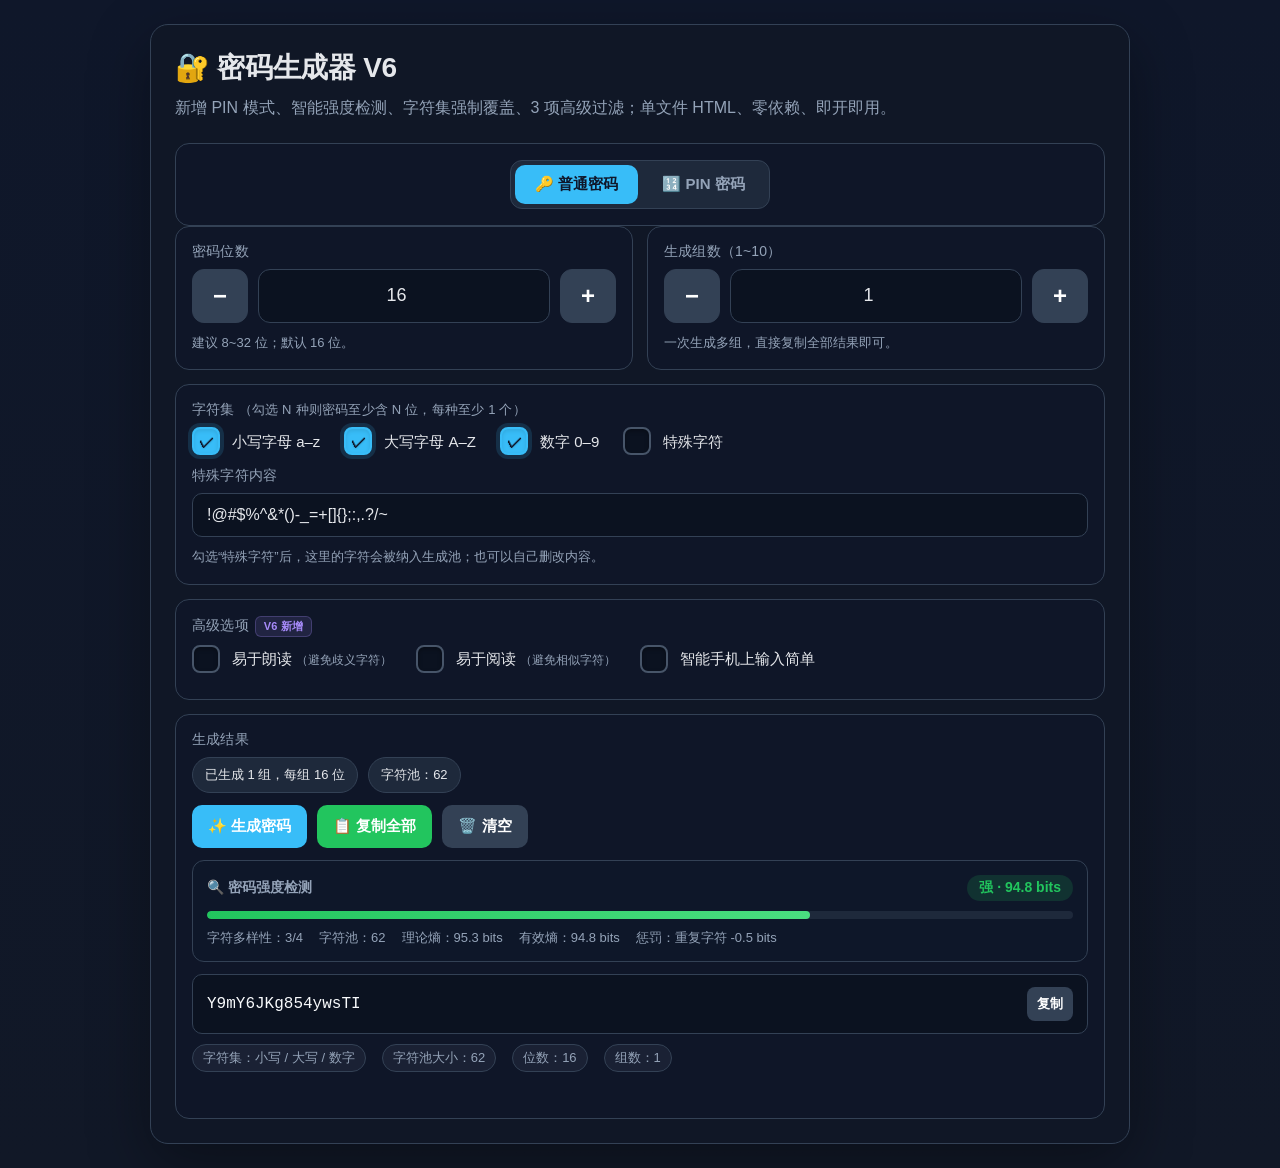
<file: password-generator_V6.html>
<!doctype html>
<html lang="zh-CN">
<head>
<meta charset="UTF-8" />
<meta name="viewport" content="width=device-width, initial-scale=1.0" />
<title>密码生成器 V6 — 高级过滤版</title>
<style>
:root {
  --bg:#0f172a;--panel:#111827;--text:#e5e7eb;--muted:#94a3b8;--border:#334155;
  --accent:#38bdf8;--accent2:#22c55e;--danger:#ef4444;--warning:#f59e0b;
  --chip:#1e293b;--btn:#334155;--radius:14px;--shadow:0 20px 60px rgba(0,0,0,.35);
  --cb-size:28px;--cb-radius:8px;--cb-bg:#0b1220;--cb-border:#475569;
  --cb-checked-bg:var(--accent);--cb-checked-border:var(--accent);
  --cb-hover-border:#60a5fa;--cb-focus-ring:rgba(56,189,248,.35);--cb-check-mark:#0f172a;
}
*{box-sizing:border-box}
body{margin:0;min-height:100vh;padding:24px;font-family:-apple-system,BlinkMacSystemFont,"Segoe UI",Roboto,"PingFang SC","Microsoft YaHei",sans-serif;background:linear-gradient(180deg,#0f172a 0%,#111827 100%);color:var(--text);display:grid;place-items:center}
.card{width:min(980px,100%);background:rgba(17,24,39,.92);border:1px solid var(--border);border-radius:18px;padding:24px;box-shadow:var(--shadow);backdrop-filter:blur(10px)}
h1{margin:0 0 8px;font-size:28px;letter-spacing:-.3px}
.sub{margin:0 0 22px;color:var(--muted);line-height:1.6}
.grid{display:grid;grid-template-columns:repeat(12,1fr);gap:14px}
.panel{grid-column:span 12;border:1px solid var(--border);border-radius:var(--radius);padding:16px;background:rgba(15,23,42,.55)}
@media(min-width:860px){.half{grid-column:span 6}}
.panel-label{display:block;font-size:14px;font-weight:500;color:var(--muted);margin-bottom:8px;letter-spacing:.2px}
.mode-switch{display:inline-flex;background:var(--chip);border:1px solid var(--border);border-radius:12px;padding:4px;gap:4px}
.mode-btn{appearance:none;border:0;border-radius:10px;padding:10px 20px;font-size:15px;font-weight:600;cursor:pointer;color:var(--muted);background:transparent;transition:all .2s ease}
.mode-btn.active{background:var(--accent);color:#0f172a}
.mode-btn:hover:not(.active){color:var(--text)}
.stepper{display:flex;align-items:stretch;gap:10px}
.stepper input{flex:1;min-width:0;border:1px solid var(--border);background:#0b1220;color:var(--text);border-radius:12px;padding:14px 14px;outline:none;font-size:18px;text-align:center;transition:border-color .2s,box-shadow .2s}
.stepper input:focus{border-color:var(--accent);box-shadow:0 0 0 3px rgba(56,189,248,.15)}
.stepper-btn{width:56px;min-width:56px;border:1px solid var(--border);border-radius:12px;background:var(--btn);color:white;font-size:24px;font-weight:700;cursor:pointer;user-select:none;transition:transform .08s ease,opacity .2s ease,background .2s ease,border-color .2s}
.stepper-btn:hover{opacity:.92;background:#3b4a5f}
.stepper-btn:active{transform:translateY(1px)}
.stepper-btn:focus-visible{outline:none;border-color:var(--accent);box-shadow:0 0 0 3px rgba(56,189,248,.15)}
.hint{margin-top:10px;font-size:13px;color:var(--muted);line-height:1.6}
.hint.warn{color:var(--warning)}
.checks{display:flex;flex-wrap:wrap;gap:14px 24px}
.check{display:inline-flex;align-items:center;gap:12px;user-select:none;color:var(--text);font-size:15px;cursor:pointer;transition:color .2s}
.check:hover .cb__control{border-color:var(--cb-hover-border)}
.check:hover .cb__label{color:#f1f5f9}
.check input[type="checkbox"]{position:absolute;opacity:0;width:0;height:0;pointer-events:none}
.cb__control{flex:0 0 var(--cb-size);width:var(--cb-size);height:var(--cb-size);border:2px solid var(--cb-border);border-radius:var(--cb-radius);background:var(--cb-bg);display:grid;place-items:center;transition:all .18s cubic-bezier(.34,1.56,.64,1);position:relative;box-shadow:inset 0 2px 4px rgba(0,0,0,.3)}
.cb__control .cb__checkmark{opacity:0;transform:scale(0.6) rotate(-10deg);transition:all .18s cubic-bezier(.34,1.56,.64,1);color:var(--cb-check-mark);font-size:calc(var(--cb-size)*.55);font-weight:700;line-height:1;text-shadow:0 1px 2px rgba(0,0,0,.1);pointer-events:none}
.check input[type="checkbox"]:checked+.cb__control{background:var(--cb-checked-bg);border-color:var(--cb-checked-border);box-shadow:0 0 0 4px rgba(56,189,248,.15),inset 0 2px 4px rgba(0,0,0,.1)}
.check input[type="checkbox"]:checked+.cb__control .cb__checkmark{opacity:1;transform:scale(1) rotate(0deg)}
.check input[type="checkbox"]:focus-visible+.cb__control{outline:2px solid var(--accent);outline-offset:3px}
.check input[type="checkbox"]:disabled+.cb__control{opacity:.5;cursor:not-allowed;filter:grayscale(.4)}
.check input[type="checkbox"]:disabled~.cb__label{opacity:.5;cursor:not-allowed}
.cb__label{transition:color .2s;line-height:1.3}
.cb__label small{color:var(--muted);font-size:12px;font-weight:400}
.advanced-tag{display:inline-block;font-size:11px;font-weight:600;color:#a78bfa;background:rgba(167,139,250,.12);border:1px solid rgba(167,139,250,.25);border-radius:6px;padding:2px 8px;margin-left:6px;vertical-align:middle}
.strength-panel{margin-top:12px;padding:14px;border-radius:12px;background:rgba(15,23,42,.7);border:1px solid var(--border)}
.strength-header{display:flex;justify-content:space-between;align-items:center;margin-bottom:10px}
.strength-title{font-size:14px;font-weight:600;color:var(--muted)}
.strength-score{font-size:14px;font-weight:700;padding:4px 12px;border-radius:999px;background:rgba(148,163,184,.1)}
.strength-bar-bg{height:8px;background:var(--chip);border-radius:999px;overflow:hidden}
.strength-bar-fill{height:100%;width:0%;border-radius:999px;transition:width .4s cubic-bezier(.34,1.56,.64,1),background .3s ease}
.strength-details{margin-top:10px;display:flex;flex-wrap:wrap;gap:8px 16px;font-size:13px;color:var(--muted)}
.strength-weak{color:#ef4444;background:rgba(239,68,68,.15)}
.strength-fair{color:#f59e0b;background:rgba(245,158,11,.15)}
.strength-good{color:#38bdf8;background:rgba(56,189,248,.15)}
.strength-strong{color:#22c55e;background:rgba(34,197,94,.15)}
.strength-excellent{color:#a78bfa;background:rgba(167,139,250,.15)}
.bar-weak{background:linear-gradient(90deg,#ef4444,#f87171)}
.bar-fair{background:linear-gradient(90deg,#f59e0b,#fbbf24)}
.bar-good{background:linear-gradient(90deg,#38bdf8,#60a5fa)}
.bar-strong{background:linear-gradient(90deg,#22c55e,#4ade80)}
.bar-excellent{background:linear-gradient(90deg,#a78bfa,#c4b5fd)}
input[type="text"],textarea{width:100%;border:1px solid var(--border);background:#0b1220;color:var(--text);border-radius:10px;padding:12px 14px;outline:none;font-size:16px;transition:border-color .2s,box-shadow .2s}
input[type="text"]:focus,textarea:focus{border-color:var(--accent);box-shadow:0 0 0 3px rgba(56,189,248,.15)}
textarea{min-height:240px;resize:vertical;line-height:1.6;font-family:ui-monospace,SFMono-Regular,Menlo,Consolas,monospace}
button{appearance:none;border:0;border-radius:10px;padding:12px 16px;font-size:15px;font-weight:600;cursor:pointer;color:white;background:var(--accent);transition:transform .08s ease,opacity .2s ease,background .2s}
button:hover{opacity:.92}
button:active{transform:translateY(1px)}
button:focus-visible{outline:2px solid var(--accent);outline-offset:3px}
.secondary{background:#334155}
.secondary:hover{background:#475569}
.success{background:var(--accent2)}
.success:hover{background:#2dd4bf}
.danger{background:var(--danger)}
.danger:hover{background:#f87171}
.error{color:#fca5a5;margin-top:10px;min-height:20px;font-size:14px}
.stats{margin-top:10px;color:var(--muted);font-size:13px;display:flex;flex-wrap:wrap;gap:10px 16px}
.badge{border:1px solid var(--border);border-radius:999px;padding:4px 10px;background:rgba(148,163,184,.08)}
.output-list{display:grid;gap:10px;margin-top:12px}
.out-item{display:flex;gap:10px;align-items:center;padding:12px 14px;border:1px solid var(--border);border-radius:10px;background:#0b1220;overflow:hidden}
.pw{flex:1;font-family:ui-monospace,SFMono-Regular,Menlo,Consolas,monospace;word-break:break-all;white-space:pre-wrap;line-height:1.5;color:#f8fafc}
.mini{padding:8px 10px;font-size:13px;border-radius:8px;background:#334155;flex:0 0 auto;border:0;color:white;cursor:pointer;transition:background .2s,transform .08s}
.mini:hover{background:#475569}
.mini:active{transform:translateY(1px)}
.toolbar{display:flex;gap:10px;flex-wrap:wrap;margin-top:12px}
.chip{display:inline-flex;align-items:center;gap:8px;padding:8px 12px;border-radius:999px;background:var(--chip);border:1px solid var(--border);color:var(--text);font-size:13px;user-select:none}
.inline{display:flex;gap:10px;flex-wrap:wrap;align-items:center}
.hidden{display:none !important}
@media(max-width:600px){:root{--cb-size:26px;--cb-radius:7px}.card{padding:16px}.checks{gap:10px 16px}.check{font-size:14px;gap:10px}.stepper-btn{width:48px;min-width:48px;font-size:20px}.stepper input{font-size:16px;padding:12px 10px}}
@media(max-width:400px){:root{--cb-size:24px;--cb-radius:6px}.check{font-size:13px;gap:8px}.cb__control .cb__checkmark{font-size:calc(var(--cb-size)*.5)}}
</style>
</head>
<body>
<main class="card">
<h1>🔐 密码生成器 V6</h1>
<p class="sub">新增 PIN 模式、智能强度检测、字符集强制覆盖、3 项高级过滤；单文件 HTML、零依赖、即开即用。</p>

<div class="panel" style="display:flex;justify-content:center;">
  <div class="mode-switch">
    <button class="mode-btn active" id="modePassword" type="button">🔑 普通密码</button>
    <button class="mode-btn" id="modePin" type="button">🔢 PIN 密码</button>
  </div>
</div>

<div class="grid">
  <section class="panel half" id="pwLengthPanel">
    <label class="panel-label" for="length">密码位数</label>
    <div class="stepper">
      <button class="stepper-btn" id="lengthDown" type="button" aria-label="减少位数">−</button>
      <input id="length" type="number" min="1" max="256" value="16" inputmode="numeric" />
      <button class="stepper-btn" id="lengthUp" type="button" aria-label="增加位数">+</button>
    </div>
    <div class="hint" id="lengthHint">建议 8~32 位；默认 16 位。</div>
  </section>

  <section class="panel half hidden" id="pinLengthPanel">
    <label class="panel-label" for="pinLength">PIN 位数</label>
    <div class="stepper">
      <button class="stepper-btn" id="pinLengthDown" type="button" aria-label="减少位数">−</button>
      <input id="pinLength" type="number" min="3" max="32" value="6" inputmode="numeric" />
      <button class="stepper-btn" id="pinLengthUp" type="button" aria-label="增加位数">+</button>
    </div>
    <div class="hint">纯数字 PIN，支持 3~32 位；默认 6 位。</div>
  </section>

  <section class="panel half">
    <label class="panel-label" for="count">生成组数（1~10）</label>
    <div class="stepper">
      <button class="stepper-btn" id="countDown" type="button" aria-label="减少组数">−</button>
      <input id="count" type="number" min="1" max="10" value="1" inputmode="numeric" />
      <button class="stepper-btn" id="countUp" type="button" aria-label="增加组数">+</button>
    </div>
    <div class="hint">一次生成多组，直接复制全部结果即可。</div>
  </section>

  <section class="panel" id="charsetPanel">
    <label class="panel-label">字符集 <span style="color:var(--muted);font-weight:400;font-size:13px;">（勾选 N 种则密码至少含 N 位，每种至少 1 个）</span></label>
    <div class="checks">
      <label class="check"><input id="lower" type="checkbox" checked /><span class="cb__control"><span class="cb__checkmark">✓</span></span><span class="cb__label">小写字母 a–z</span></label>
      <label class="check"><input id="upper" type="checkbox" checked /><span class="cb__control"><span class="cb__checkmark">✓</span></span><span class="cb__label">大写字母 A–Z</span></label>
      <label class="check"><input id="digits" type="checkbox" checked /><span class="cb__control"><span class="cb__checkmark">✓</span></span><span class="cb__label">数字 0–9</span></label>
      <label class="check"><input id="special" type="checkbox" /><span class="cb__control"><span class="cb__checkmark">✓</span></span><span class="cb__label">特殊字符</span></label>
    </div>
    <div style="height:12px"></div>
    <label class="panel-label" for="specialChars">特殊字符内容</label>
    <input id="specialChars" type="text" value="!@#$%^&amp;*()-_=+[]{};:,.?/~" disabled />
    <div class="hint">勾选“特殊字符”后，这里的字符会被纳入生成池；也可以自己删改内容。</div>
  </section>

  <section class="panel" id="advancedPanel">
    <label class="panel-label">高级选项<span class="advanced-tag">V6 新增</span></label>
    <div class="checks">
      <label class="check"><input id="easySpeak" type="checkbox" /><span class="cb__control"><span class="cb__checkmark">✓</span></span><span class="cb__label">易于朗读 <small>（避免歧义字符）</small></span></label>
      <label class="check"><input id="easyRead" type="checkbox" /><span class="cb__control"><span class="cb__checkmark">✓</span></span><span class="cb__label">易于阅读 <small>（避免相似字符）</small></span></label>
      <label class="check"><input id="easyMobile" type="checkbox" /><span class="cb__control"><span class="cb__checkmark">✓</span></span><span class="cb__label">智能手机上输入简单</span></label>
    </div>
    <div class="hint" id="filterHint"></div>
  </section>

  <section class="panel">
    <label class="panel-label">生成结果</label>
    <div class="inline">
      <div class="chip" id="summaryChip">等待生成</div>
      <div class="chip" id="poolChip">字符池：0</div>
    </div>
    <div class="toolbar">
      <button id="generate">✨ 生成密码</button>
      <button id="copyAll" class="success">📋 复制全部</button>
      <button id="clear" class="secondary">🗑️ 清空</button>
    </div>
    <div class="strength-panel" id="strengthPanel" style="display:none;">
      <div class="strength-header">
        <span class="strength-title">🔍 密码强度检测</span>
        <span class="strength-score" id="strengthScore">--</span>
      </div>
      <div class="strength-bar-bg"><div class="strength-bar-fill" id="strengthBar"></div></div>
      <div class="strength-details" id="strengthDetails"></div>
    </div>
    <div id="output" class="output-list"></div>
    <div class="stats" id="stats"></div>
    <div class="error" id="error"></div>
  </section>
</div>
</main>

<script>
const LOWER="abcdefghijklmnopqrstuvwxyz";
const UPPER="ABCDEFGHIJKLMNOPQRSTUVWXYZ";
const DIGITS="0123456789";
const EXCLUDE_SPOKEN=new Set("lI1oO0B8S5Z2g9qG6T7".split(""));
const EXCLUDE_SIMILAR=new Set("lI1|0Oo5Ss8B2Zz6G9gq".split(""));
const EXCLUDE_MOBILE=new Set([..."ABCDEFGHIJKLMNOPQRSTUVWXYZ",..."!@#$%^&*()-_=+[]{};:,.?/~`\"\\|<>"]);

const $=id=>document.getElementById(id);
const els={
  length:$("length"),pinLength:$("pinLength"),count:$("count"),
  lower:$("lower"),upper:$("upper"),digits:$("digits"),special:$("special"),specialChars:$("specialChars"),
  easySpeak:$("easySpeak"),easyRead:$("easyRead"),easyMobile:$("easyMobile"),
  output:$("output"),error:$("error"),stats:$("stats"),
  summaryChip:$("summaryChip"),poolChip:$("poolChip"),
  strengthPanel:$("strengthPanel"),strengthScore:$("strengthScore"),strengthBar:$("strengthBar"),strengthDetails:$("strengthDetails"),
  modePassword:$("modePassword"),modePin:$("modePin"),
  pwLengthPanel:$("pwLengthPanel"),pinLengthPanel:$("pinLengthPanel"),
  charsetPanel:$("charsetPanel"),advancedPanel:$("advancedPanel"),
  lengthHint:$("lengthHint"),filterHint:$("filterHint")
};
let currentMode='password';

function randomInt(maxExclusive){
  if(maxExclusive<=0)return 0;
  if(maxExclusive>0x100000000)throw new Error("随机范围过大");
  const arr=new Uint32Array(1);
  const limit=0x100000000-(0x100000000%maxExclusive);
  let x;
  do{crypto.getRandomValues(arr);x=arr[0];}while(x>=limit);
  return x%maxExclusive;
}
function randomChar(str){return str[randomInt(str.length)];}
function shuffle(array){
  for(let i=array.length-1;i>0;i--){
    const j=randomInt(i+1);
    [array[i],array[j]]=[array[j],array[i]];
  }
  return array;
}
function clampInt(value,min,max,fallback){
  const n=parseInt(value,10);
  if(!Number.isFinite(n))return fallback;
  return Math.max(min,Math.min(max,n));
}

function setMode(mode){
  currentMode=mode;
  if(mode==='password'){
    els.modePassword.classList.add('active');els.modePin.classList.remove('active');
    els.pwLengthPanel.classList.remove('hidden');els.pinLengthPanel.classList.add('hidden');
    els.charsetPanel.classList.remove('hidden');els.advancedPanel.classList.remove('hidden');
  }else{
    els.modePin.classList.add('active');els.modePassword.classList.remove('active');
    els.pwLengthPanel.classList.add('hidden');els.pinLengthPanel.classList.remove('hidden');
    els.charsetPanel.classList.add('hidden');els.advancedPanel.classList.add('hidden');
  }
  generate();
}

function buildPool(){
  let pool="";const categories=[];
  if(els.lower.checked){pool+=LOWER;categories.push({name:"小写",chars:LOWER});}
  if(els.upper.checked){pool+=UPPER;categories.push({name:"大写",chars:UPPER});}
  if(els.digits.checked){pool+=DIGITS;categories.push({name:"数字",chars:DIGITS});}
  if(els.special.checked){
    const s=els.specialChars.value;
    if(!s.length)throw new Error("你勾选了特殊字符，但字符内容为空。");
    pool+=s;categories.push({name:"特殊字符",chars:s});
  }
  if(!pool.length)throw new Error("请至少选择一种字符集。");
  return{pool,categories};
}

function applyFilters(pool,categories){
  const exclude=new Set();
  if(els.easySpeak.checked)EXCLUDE_SPOKEN.forEach(c=>exclude.add(c));
  if(els.easyRead.checked)EXCLUDE_SIMILAR.forEach(c=>exclude.add(c));
  if(els.easyMobile.checked)EXCLUDE_MOBILE.forEach(c=>exclude.add(c));
  if(!exclude.size)return{pool,categories,removed:[]};
  const filteredPool=pool.split('').filter(c=>!exclude.has(c)).join('');
  const removed=[];
  const filteredCategories=categories.map(cat=>{
    const filteredChars=cat.chars.split('').filter(c=>!exclude.has(c)).join('');
    return{name:cat.name,chars:filteredChars};
  }).filter(cat=>{
    if(cat.chars.length===0){removed.push(cat.name);return false;}
    return true;
  });
  if(!filteredPool.length)throw new Error("高级选项过滤后没有可用字符，请调整选项。");
  if(!filteredCategories.length)throw new Error("高级选项过滤后没有可用字符类别，请调整选项。");
  return{pool:filteredPool,categories:filteredCategories,removed};
}

function generatePassword(pool,length,categories){
  const n=categories.length;
  if(length<n)throw new Error(`当前有效字符集 ${n} 种，密码位数不能小于 ${n}。`);
  const result=categories.map(cat=>randomChar(cat.chars));
  for(let i=n;i<length;i++)result.push(randomChar(pool));
  shuffle(result);
  return result.join("");
}
function generatePin(length){
  let out="";
  for(let i=0;i<length;i++)out+=randomChar(DIGITS);
  return out;
}
function escapeHtml(str){
  return str.replaceAll("&","&amp;").replaceAll("<","&lt;").replaceAll(">","&gt;").replaceAll('"',"&quot;");
}

function renderOutput(list){
  els.output.innerHTML=list.map((pw,idx)=>`<div class="out-item"><div class="pw">${escapeHtml(pw)}</div><button class="mini" data-copy="${idx}">复制</button></div>`).join("");
  els.output.querySelectorAll("[data-copy]").forEach(btn=>{
    btn.addEventListener("click",async()=>{
      const index=Number(btn.getAttribute("data-copy"));
      await navigator.clipboard.writeText(list[index]);
      els.error.textContent=`✅ 已复制第 ${index+1} 组密码。`;
      setTimeout(()=>{if(els.error.textContent===`✅ 已复制第 ${index+1} 组密码。`)els.error.textContent="";},1500);
    });
  });
  if(list.length>0)analyzeStrength(list[0]);
}

function renderStats(selectedNames,poolLen,length,count,removedNames){
  const badges=[`<span class="badge">字符集：${selectedNames.join(" / ")||"数字"}</span>`,`<span class="badge">字符池大小：${poolLen}</span>`,`<span class="badge">位数：${length}</span>`,`<span class="badge">组数：${count}</span>`];
  if(removedNames&&removedNames.length)badges.push(`<span class="badge" style="color:var(--warning);border-color:var(--warning);">已过滤：${removedNames.join("、")}</span>`);
  els.stats.innerHTML=badges.join("");
  els.poolChip.textContent=`字符池：${poolLen}`;
  els.summaryChip.textContent=`已生成 ${count} 组，每组 ${length} 位`;
}

function analyzeStrength(password){
  if(!password){els.strengthPanel.style.display='none';return;}
  els.strengthPanel.style.display='block';
  const len=password.length;
  let poolSize=0,hasLower=/[a-z]/.test(password),hasUpper=/[A-Z]/.test(password),hasDigit=/\d/.test(password),hasSpecial=/[^a-zA-Z0-9]/.test(password);
  if(hasLower)poolSize+=26;if(hasUpper)poolSize+=26;if(hasDigit)poolSize+=10;if(hasSpecial)poolSize+=33;
  if(poolSize===0&&/^\d+$/.test(password))poolSize=10;
  let entropy=len*Math.log2(poolSize||1),penalties=0,reasons=[];
  const repeats=len-new Set(password).size;
  if(repeats>0){penalties+=repeats*0.5;reasons.push(`重复字符 -${(repeats*0.5).toFixed(1)} bits`);}
  const sequences=["abcdefghijklmnopqrstuvwxyz","ABCDEFGHIJKLMNOPQRSTUVWXYZ","0123456789","qwertyuiop","asdfghjkl","zxcvbnm"];
  let seqPenalty=0;
  for(let seq of sequences){for(let i=0;i<password.length-2;i++){if(seq.includes(password.slice(i,i+3)))seqPenalty+=3;}}
  if(seqPenalty>0){penalties+=seqPenalty;reasons.push(`连续/键盘序列 -${seqPenalty.toFixed(1)} bits`);}
  if(new Set(password).size===1){penalties+=entropy*0.9;reasons.push("全同字符 -90%");}
  if(len<8){penalties+=(8-len)*2;reasons.push(`长度过短 -${((8-len)*2).toFixed(1)} bits`);}
  const variety=[hasLower,hasUpper,hasDigit,hasSpecial].filter(Boolean).length;
  if(variety===1&&len>6){penalties+=len*0.3;reasons.push("字符单一 -30%");}
  let finalEntropy=Math.max(0,entropy-penalties);
  let grade,labelClass,barClass,percent;
  if(finalEntropy<28){grade="非常弱";labelClass="strength-weak";barClass="bar-weak";percent=Math.min(100,(finalEntropy/28)*20);}
  else if(finalEntropy<48){grade="弱";labelClass="strength-fair";barClass="bar-fair";percent=20+((finalEntropy-28)/20)*20;}
  else if(finalEntropy<64){grade="中等";labelClass="strength-good";barClass="bar-good";percent=40+((finalEntropy-48)/16)*20;}
  else if(finalEntropy<128){grade="强";labelClass="strength-strong";barClass="bar-strong";percent=60+((finalEntropy-64)/64)*20;}
  else{grade="极强";labelClass="strength-excellent";barClass="bar-excellent";percent=80+Math.min(20,(finalEntropy-128)/128*20);}
  els.strengthScore.textContent=`${grade} · ${finalEntropy.toFixed(1)} bits`;
  els.strengthScore.className=`strength-score ${labelClass}`;
  els.strengthBar.className=`strength-bar-fill ${barClass}`;
  els.strengthBar.style.width=`${percent}%`;
  const detailItems=[`字符多样性：${variety}/4`,`字符池：${poolSize}`,`理论熵：${entropy.toFixed(1)} bits`,`有效熵：${finalEntropy.toFixed(1)} bits`];
  if(reasons.length)detailItems.push(`惩罚：${reasons.join("；")}`);
  els.strengthDetails.innerHTML=detailItems.map(s=>`<span>${s}</span>`).join("");
}

function generate(){
  els.error.textContent="";
  els.filterHint.textContent="";
  els.filterHint.className="hint";
  const count=clampInt(els.count.value,1,10,1);
  els.count.value=count;
  let list=[],selectedNames=[],poolLen=0,length=0,removedNames=[];
  try{
    if(currentMode==='pin'){
      length=clampInt(els.pinLength.value,3,32,6);els.pinLength.value=length;
      poolLen=10;selectedNames=["数字"];
      list=Array.from({length:count},()=>generatePin(length));
    }else{
      length=clampInt(els.length.value,1,256,16);els.length.value=length;
      const{pool,categories}=buildPool();
      const filtered=applyFilters(pool,categories);
      const effectivePool=filtered.pool,effectiveCategories=filtered.categories;
      removedNames=filtered.removed||[];
      poolLen=effectivePool.length;
      selectedNames=effectiveCategories.map(c=>c.name);
      if(removedNames.length){els.filterHint.textContent=`高级选项已过滤掉：${removedNames.join('、')}（该类别无可用字符）`;els.filterHint.className="hint warn";}
      const minLen=effectiveCategories.length;
      if(length<minLen){length=minLen;els.length.value=length;els.lengthHint.textContent=`已自动调整为最小位数 ${minLen}（有效字符集 ${minLen} 种）。`;els.lengthHint.style.color="var(--warning)";}
      else{els.lengthHint.textContent="建议 8~32 位；默认 16 位。";els.lengthHint.style.color="";}
      list=Array.from({length:count},()=>generatePassword(effectivePool,length,effectiveCategories));
    }
    renderOutput(list);
    renderStats(selectedNames,poolLen,length,count,removedNames);
  }catch(err){
    els.output.innerHTML="";els.stats.innerHTML="";
    els.summaryChip.textContent="生成失败";els.poolChip.textContent="字符池：0";
    els.strengthPanel.style.display='none';
    els.error.textContent=err.message||String(err);
  }
}

async function copyAll(){
  const text=Array.from(els.output.querySelectorAll(".pw")).map(el=>el.textContent).filter(Boolean).join("\n");
  if(!text){els.error.textContent="没有可复制的内容。";return;}
  await navigator.clipboard.writeText(text);
  els.error.textContent="📋 已复制全部结果到剪贴板。";
  setTimeout(()=>{if(els.error.textContent==="📋 已复制全部结果到剪贴板。")els.error.textContent="";},1500);
}

function toggleSpecial(){els.specialChars.disabled=!els.special.checked;generate();}
function setStepperValue(inputEl,delta,min,max){const current=clampInt(inputEl.value,min,max,min);inputEl.value=Math.max(min,Math.min(max,current+delta));generate();}

$("generate").addEventListener("click",generate);
$("copyAll").addEventListener("click",copyAll);
$("clear").addEventListener("click",()=>{
  els.output.innerHTML="";els.stats.innerHTML="";els.error.textContent="";
  els.summaryChip.textContent="等待生成";els.poolChip.textContent="字符池：0";
  els.strengthPanel.style.display='none';els.filterHint.textContent="";els.filterHint.className="hint";
});
els.modePassword.addEventListener("click",()=>setMode('password'));
els.modePin.addEventListener("click",()=>setMode('pin'));
$("lengthDown").addEventListener("click",()=>setStepperValue(els.length,-1,1,256));
$("lengthUp").addEventListener("click",()=>setStepperValue(els.length,1,1,256));
$("pinLengthDown").addEventListener("click",()=>setStepperValue(els.pinLength,-1,3,32));
$("pinLengthUp").addEventListener("click",()=>setStepperValue(els.pinLength,1,3,32));
$("countDown").addEventListener("click",()=>setStepperValue(els.count,-1,1,10));
$("countUp").addEventListener("click",()=>setStepperValue(els.count,1,1,10));
[els.length,els.count,els.pinLength].forEach(el=>{el.addEventListener("input",generate);el.addEventListener("change",generate);el.addEventListener("blur",generate);});
[els.lower,els.upper,els.digits,els.special,els.specialChars,els.easySpeak,els.easyRead,els.easyMobile].forEach(el=>{
  el.addEventListener("input",()=>{if(el===els.special)toggleSpecial();else generate();});
  el.addEventListener("change",()=>{if(el===els.special)toggleSpecial();else generate();});
});
generate();
</script>
</body>
</html>
</file>
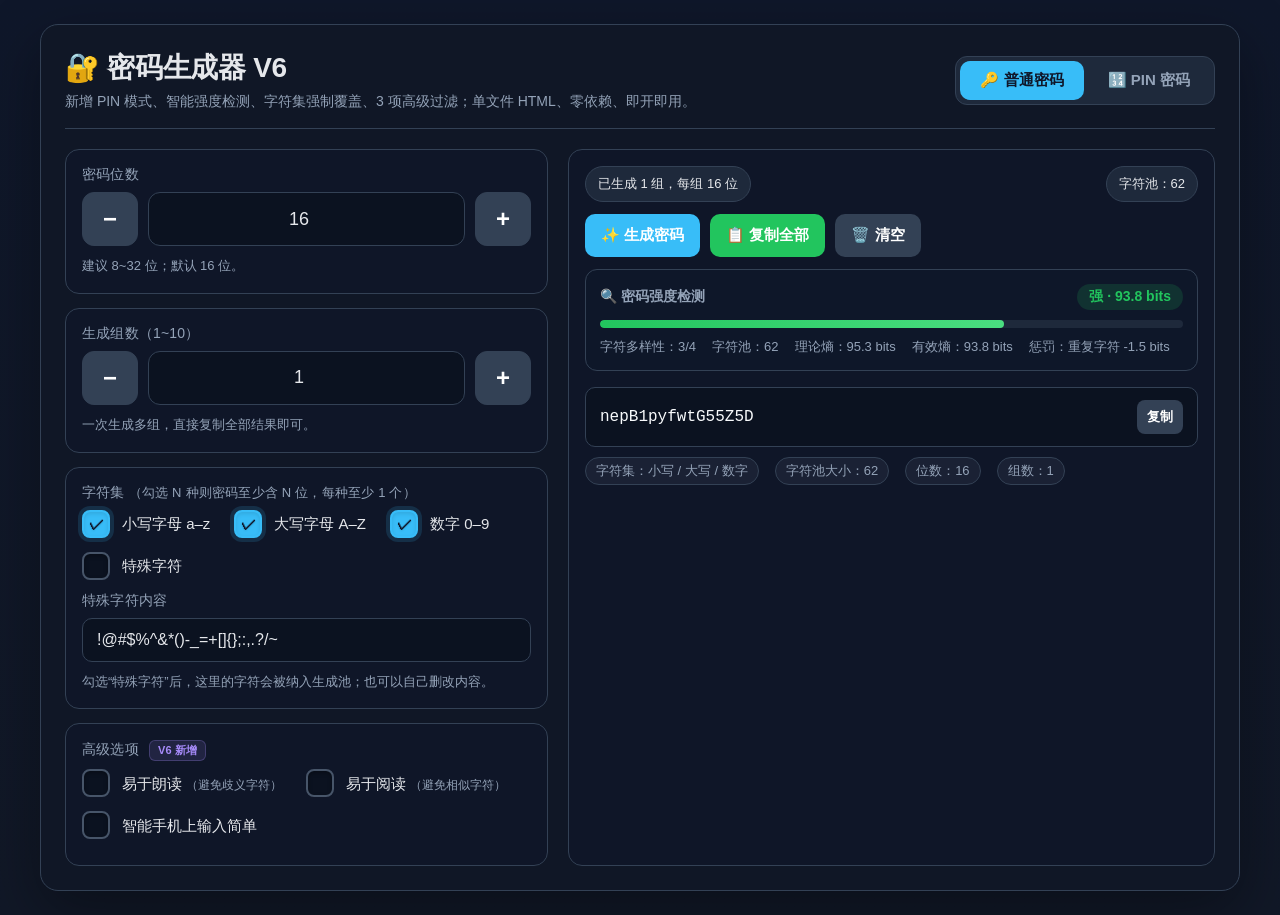
<file: password-generator_V7.html>
<!doctype html>
<html lang="zh-CN">
<head>
    <meta charset="UTF-8" />
    <meta name="viewport" content="width=device-width, initial-scale=1.0" />
    <title>密码生成器 V6 — 左右布局版</title>
    <style>
        /* ===== 原有 CSS 变量 + 通用样式 ===== */
        :root {
            --bg: #0f172a;
            --panel: #111827;
            --text: #e5e7eb;
            --muted: #94a3b8;
            --border: #334155;
            --accent: #38bdf8;
            --accent2: #22c55e;
            --danger: #ef4444;
            --warning: #f59e0b;
            --chip: #1e293b;
            --btn: #334155;
            --radius: 14px;
            --shadow: 0 20px 60px rgba(0, 0, 0, .35);
            --cb-size: 28px;
            --cb-radius: 8px;
            --cb-bg: #0b1220;
            --cb-border: #475569;
            --cb-checked-bg: var(--accent);
            --cb-checked-border: var(--accent);
            --cb-hover-border: #60a5fa;
            --cb-focus-ring: rgba(56, 189, 248, .35);
            --cb-check-mark: #0f172a;
        }
        * {
            box-sizing: border-box;
        }
        body {
            margin: 0;
            min-height: 100vh;
            padding: 24px;
            font-family: -apple-system, BlinkMacSystemFont, "Segoe UI", Roboto, "PingFang SC", "Microsoft YaHei", sans-serif;
            background: linear-gradient(180deg, #0f172a 0%, #111827 100%);
            color: var(--text);
            display: grid;
            place-items: center;
        }
        .card {
            width: min(1200px, 100%);
            background: rgba(17, 24, 39, .92);
            border: 1px solid var(--border);
            border-radius: 18px;
            padding: 24px;
            box-shadow: var(--shadow);
            backdrop-filter: blur(10px);
        }

        /* ===== 顶部 ===== */
        .top-section {
            display: flex;
            flex-wrap: wrap;
            align-items: center;
            justify-content: space-between;
            gap: 12px 20px;
            margin-bottom: 20px;
            border-bottom: 1px solid var(--border);
            padding-bottom: 16px;
        }
        .top-left h1 {
            margin: 0 0 4px;
            font-size: 28px;
            letter-spacing: -.3px;
        }
        .top-left .sub {
            margin: 0;
            color: var(--muted);
            line-height: 1.5;
            font-size: 14px;
        }
        .mode-switch {
            display: inline-flex;
            background: var(--chip);
            border: 1px solid var(--border);
            border-radius: 12px;
            padding: 4px;
            gap: 4px;
            flex-shrink: 0;
        }
        .mode-btn {
            appearance: none;
            border: 0;
            border-radius: 10px;
            padding: 10px 20px;
            font-size: 15px;
            font-weight: 600;
            cursor: pointer;
            color: var(--muted);
            background: transparent;
            transition: all .2s ease;
        }
        .mode-btn.active {
            background: var(--accent);
            color: #0f172a;
        }
        .mode-btn:hover:not(.active) {
            color: var(--text);
        }

        /* ===== 主体：左右两栏 ===== */
        .main-layout {
            display: flex;
            gap: 20px;
            align-items: stretch;
        }
        .left-column {
            flex: 0 0 42%;
            min-width: 0;
            display: flex;
            flex-direction: column;
            gap: 14px;
        }
        .right-column {
            flex: 1 1 58%;
            min-width: 0;
            display: flex;
            flex-direction: column;
            gap: 14px;
        }

        /* ===== 面板 ===== */
        .panel {
            border: 1px solid var(--border);
            border-radius: var(--radius);
            padding: 16px;
            background: rgba(15, 23, 42, .55);
        }
        .panel-label {
            display: block;
            font-size: 14px;
            font-weight: 500;
            color: var(--muted);
            margin-bottom: 8px;
            letter-spacing: .2px;
        }
        .panel-label .tag {
            color: var(--muted);
            font-weight: 400;
            font-size: 13px;
        }

        /* ===== 控件 ===== */
        .stepper {
            display: flex;
            align-items: stretch;
            gap: 10px;
        }
        .stepper input {
            flex: 1;
            min-width: 0;
            border: 1px solid var(--border);
            background: #0b1220;
            color: var(--text);
            border-radius: 12px;
            padding: 14px 14px;
            outline: none;
            font-size: 18px;
            text-align: center;
            transition: border-color .2s, box-shadow .2s;
        }
        .stepper input:focus {
            border-color: var(--accent);
            box-shadow: 0 0 0 3px rgba(56, 189, 248, .15);
        }
        .stepper-btn {
            width: 56px;
            min-width: 56px;
            border: 1px solid var(--border);
            border-radius: 12px;
            background: var(--btn);
            color: white;
            font-size: 24px;
            font-weight: 700;
            cursor: pointer;
            user-select: none;
            transition: transform .08s ease, opacity .2s ease, background .2s ease, border-color .2s;
        }
        .stepper-btn:hover {
            opacity: .92;
            background: #3b4a5f;
        }
        .stepper-btn:active {
            transform: translateY(1px);
        }
        .stepper-btn:focus-visible {
            outline: none;
            border-color: var(--accent);
            box-shadow: 0 0 0 3px rgba(56, 189, 248, .15);
        }
        .hint {
            margin-top: 10px;
            font-size: 13px;
            color: var(--muted);
            line-height: 1.6;
        }
        .hint.warn {
            color: var(--warning);
        }

        /* ===== 复选框 ===== */
        .checks {
            display: flex;
            flex-wrap: wrap;
            gap: 14px 24px;
        }
        .check {
            display: inline-flex;
            align-items: center;
            gap: 12px;
            user-select: none;
            color: var(--text);
            font-size: 15px;
            cursor: pointer;
            transition: color .2s;
        }
        .check:hover .cb__control {
            border-color: var(--cb-hover-border);
        }
        .check:hover .cb__label {
            color: #f1f5f9;
        }
        .check input[type="checkbox"] {
            position: absolute;
            opacity: 0;
            width: 0;
            height: 0;
            pointer-events: none;
        }
        .cb__control {
            flex: 0 0 var(--cb-size);
            width: var(--cb-size);
            height: var(--cb-size);
            border: 2px solid var(--cb-border);
            border-radius: var(--cb-radius);
            background: var(--cb-bg);
            display: grid;
            place-items: center;
            transition: all .18s cubic-bezier(.34, 1.56, .64, 1);
            position: relative;
            box-shadow: inset 0 2px 4px rgba(0, 0, 0, .3);
        }
        .cb__control .cb__checkmark {
            opacity: 0;
            transform: scale(0.6) rotate(-10deg);
            transition: all .18s cubic-bezier(.34, 1.56, .64, 1);
            color: var(--cb-check-mark);
            font-size: calc(var(--cb-size)*.55);
            font-weight: 700;
            line-height: 1;
            text-shadow: 0 1px 2px rgba(0, 0, 0, .1);
            pointer-events: none;
        }
        .check input[type="checkbox"]:checked+.cb__control {
            background: var(--cb-checked-bg);
            border-color: var(--cb-checked-border);
            box-shadow: 0 0 0 4px rgba(56, 189, 248, .15), inset 0 2px 4px rgba(0, 0, 0, .1);
        }
        .check input[type="checkbox"]:checked+.cb__control .cb__checkmark {
            opacity: 1;
            transform: scale(1) rotate(0deg);
        }
        .check input[type="checkbox"]:focus-visible+.cb__control {
            outline: 2px solid var(--accent);
            outline-offset: 3px;
        }
        .check input[type="checkbox"]:disabled+.cb__control {
            opacity: .5;
            cursor: not-allowed;
            filter: grayscale(.4);
        }
        .check input[type="checkbox"]:disabled~.cb__label {
            opacity: .5;
            cursor: not-allowed;
        }
        .cb__label {
            transition: color .2s;
            line-height: 1.3;
        }
        .cb__label small {
            color: var(--muted);
            font-size: 12px;
            font-weight: 400;
        }

        .advanced-tag {
            display: inline-block;
            font-size: 11px;
            font-weight: 600;
            color: #a78bfa;
            background: rgba(167, 139, 250, .12);
            border: 1px solid rgba(167, 139, 250, .25);
            border-radius: 6px;
            padding: 2px 8px;
            margin-left: 6px;
            vertical-align: middle;
        }

        /* ===== 输入框 ===== */
        input[type="text"],
        textarea {
            width: 100%;
            border: 1px solid var(--border);
            background: #0b1220;
            color: var(--text);
            border-radius: 10px;
            padding: 12px 14px;
            outline: none;
            font-size: 16px;
            transition: border-color .2s, box-shadow .2s;
        }
        input[type="text"]:focus,
        textarea:focus {
            border-color: var(--accent);
            box-shadow: 0 0 0 3px rgba(56, 189, 248, .15);
        }

        /* ===== 按钮 ===== */
        button {
            appearance: none;
            border: 0;
            border-radius: 10px;
            padding: 12px 16px;
            font-size: 15px;
            font-weight: 600;
            cursor: pointer;
            color: white;
            background: var(--accent);
            transition: transform .08s ease, opacity .2s ease, background .2s;
        }
        button:hover {
            opacity: .92;
        }
        button:active {
            transform: translateY(1px);
        }
        button:focus-visible {
            outline: 2px solid var(--accent);
            outline-offset: 3px;
        }
        .secondary {
            background: #334155;
        }
        .secondary:hover {
            background: #475569;
        }
        .success {
            background: var(--accent2);
        }
        .success:hover {
            background: #2dd4bf;
        }
        .danger {
            background: var(--danger);
        }
        .danger:hover {
            background: #f87171;
        }

        /* ===== 结果区 ===== */
        .result-header {
            display: flex;
            flex-wrap: wrap;
            align-items: center;
            justify-content: space-between;
            gap: 8px;
            margin-bottom: 12px;
        }
        .chip {
            display: inline-flex;
            align-items: center;
            gap: 8px;
            padding: 8px 12px;
            border-radius: 999px;
            background: var(--chip);
            border: 1px solid var(--border);
            color: var(--text);
            font-size: 13px;
            user-select: none;
        }
        .toolbar {
            display: flex;
            gap: 10px;
            flex-wrap: wrap;
            margin-bottom: 12px;
        }

        .strength-panel {
            margin-bottom: 12px;
            padding: 14px;
            border-radius: 12px;
            background: rgba(15, 23, 42, .7);
            border: 1px solid var(--border);
        }
        .strength-header {
            display: flex;
            justify-content: space-between;
            align-items: center;
            margin-bottom: 10px;
        }
        .strength-title {
            font-size: 14px;
            font-weight: 600;
            color: var(--muted);
        }
        .strength-score {
            font-size: 14px;
            font-weight: 700;
            padding: 4px 12px;
            border-radius: 999px;
            background: rgba(148, 163, 184, .1);
        }
        .strength-bar-bg {
            height: 8px;
            background: var(--chip);
            border-radius: 999px;
            overflow: hidden;
        }
        .strength-bar-fill {
            height: 100%;
            width: 0%;
            border-radius: 999px;
            transition: width .4s cubic-bezier(.34, 1.56, .64, 1), background .3s ease;
        }
        .strength-details {
            margin-top: 10px;
            display: flex;
            flex-wrap: wrap;
            gap: 8px 16px;
            font-size: 13px;
            color: var(--muted);
        }
        .strength-weak {
            color: #ef4444;
            background: rgba(239, 68, 68, .15);
        }
        .strength-fair {
            color: #f59e0b;
            background: rgba(245, 158, 11, .15);
        }
        .strength-good {
            color: #38bdf8;
            background: rgba(56, 189, 248, .15);
        }
        .strength-strong {
            color: #22c55e;
            background: rgba(34, 197, 94, .15);
        }
        .strength-excellent {
            color: #a78bfa;
            background: rgba(167, 139, 250, .15);
        }
        .bar-weak {
            background: linear-gradient(90deg, #ef4444, #f87171);
        }
        .bar-fair {
            background: linear-gradient(90deg, #f59e0b, #fbbf24);
        }
        .bar-good {
            background: linear-gradient(90deg, #38bdf8, #60a5fa);
        }
        .bar-strong {
            background: linear-gradient(90deg, #22c55e, #4ade80);
        }
        .bar-excellent {
            background: linear-gradient(90deg, #a78bfa, #c4b5fd);
        }

        .output-list {
            display: grid;
            gap: 10px;
            margin-top: 4px;
        }
        .out-item {
            display: flex;
            gap: 10px;
            align-items: center;
            padding: 12px 14px;
            border: 1px solid var(--border);
            border-radius: 10px;
            background: #0b1220;
            overflow: hidden;
        }
        .pw {
            flex: 1;
            font-family: ui-monospace, SFMono-Regular, Menlo, Consolas, monospace;
            word-break: break-all;
            white-space: pre-wrap;
            line-height: 1.5;
            color: #f8fafc;
        }
        .mini {
            padding: 8px 10px;
            font-size: 13px;
            border-radius: 8px;
            background: #334155;
            flex: 0 0 auto;
            border: 0;
            color: white;
            cursor: pointer;
            transition: background .2s, transform .08s;
        }
        .mini:hover {
            background: #475569;
        }
        .mini:active {
            transform: translateY(1px);
        }

        .stats {
            margin-top: 10px;
            color: var(--muted);
            font-size: 13px;
            display: flex;
            flex-wrap: wrap;
            gap: 10px 16px;
        }
        .badge {
            border: 1px solid var(--border);
            border-radius: 999px;
            padding: 4px 10px;
            background: rgba(148, 163, 184, .08);
        }
        .error {
            color: #fca5a5;
            margin-top: 10px;
            min-height: 20px;
            font-size: 14px;
        }

        .hidden {
            display: none !important;
        }

        /* ===== 响应式 ===== */
        @media(max-width: 860px) {
            .main-layout {
                flex-direction: column;
            }
            .left-column {
                flex: 1 1 auto;
            }
            .right-column {
                flex: 1 1 auto;
            }
            .top-section {
                flex-direction: column;
                align-items: stretch;
            }
            .top-left h1 {
                font-size: 24px;
            }
            .mode-switch {
                align-self: flex-start;
            }
        }
        @media(max-width: 600px) {
            :root {
                --cb-size: 26px;
                --cb-radius: 7px;
            }
            .card {
                padding: 16px;
            }
            .checks {
                gap: 10px 16px;
            }
            .check {
                font-size: 14px;
                gap: 10px;
            }
            .stepper-btn {
                width: 48px;
                min-width: 48px;
                font-size: 20px;
            }
            .stepper input {
                font-size: 16px;
                padding: 12px 10px;
            }
            .toolbar {
                gap: 8px;
            }
            .toolbar button {
                padding: 10px 12px;
                font-size: 14px;
                flex: 1 1 auto;
            }
            .top-left h1 {
                font-size: 20px;
            }
            .out-item {
                flex-wrap: wrap;
            }
            .mini {
                flex: 1 1 auto;
                text-align: center;
            }
        }
        @media(max-width: 400px) {
            :root {
                --cb-size: 24px;
                --cb-radius: 6px;
            }
            .check {
                font-size: 13px;
                gap: 8px;
            }
            .cb__control .cb__checkmark {
                font-size: calc(var(--cb-size)*.5);
            }
            .mode-btn {
                padding: 8px 14px;
                font-size: 13px;
            }
        }
    </style>
</head>
<body>
    <main class="card">

        <!-- ===== 顶部 ===== -->
        <div class="top-section">
            <div class="top-left">
                <h1>🔐 密码生成器 V6</h1>
                <p class="sub">新增 PIN 模式、智能强度检测、字符集强制覆盖、3 项高级过滤；单文件 HTML、零依赖、即开即用。</p>
            </div>
            <div class="mode-switch">
                <button class="mode-btn active" id="modePassword" type="button">🔑 普通密码</button>
                <button class="mode-btn" id="modePin" type="button">🔢 PIN 密码</button>
            </div>
        </div>

        <!-- ===== 主体：左右两栏 ===== -->
        <div class="main-layout">

            <!-- ===== 左栏：设置 ===== -->
            <div class="left-column">

                <!-- 密码位数 -->
                <section class="panel" id="pwLengthPanel">
                    <label class="panel-label" for="length">密码位数</label>
                    <div class="stepper">
                        <button class="stepper-btn" id="lengthDown" type="button" aria-label="减少位数">−</button>
                        <input id="length" type="number" min="1" max="256" value="16" inputmode="numeric" />
                        <button class="stepper-btn" id="lengthUp" type="button" aria-label="增加位数">+</button>
                    </div>
                    <div class="hint" id="lengthHint">建议 8~32 位；默认 16 位。</div>
                </section>

                <!-- PIN 位数 -->
                <section class="panel hidden" id="pinLengthPanel">
                    <label class="panel-label" for="pinLength">PIN 位数</label>
                    <div class="stepper">
                        <button class="stepper-btn" id="pinLengthDown" type="button" aria-label="减少位数">−</button>
                        <input id="pinLength" type="number" min="3" max="32" value="6" inputmode="numeric" />
                        <button class="stepper-btn" id="pinLengthUp" type="button" aria-label="增加位数">+</button>
                    </div>
                    <div class="hint">纯数字 PIN，支持 3~32 位；默认 6 位。</div>
                </section>

                <!-- 生成组数 -->
                <section class="panel">
                    <label class="panel-label" for="count">生成组数（1~10）</label>
                    <div class="stepper">
                        <button class="stepper-btn" id="countDown" type="button" aria-label="减少组数">−</button>
                        <input id="count" type="number" min="1" max="10" value="1" inputmode="numeric" />
                        <button class="stepper-btn" id="countUp" type="button" aria-label="增加组数">+</button>
                    </div>
                    <div class="hint">一次生成多组，直接复制全部结果即可。</div>
                </section>

                <!-- 字符集 -->
                <section class="panel" id="charsetPanel">
                    <label class="panel-label">
                        字符集
                        <span class="tag">（勾选 N 种则密码至少含 N 位，每种至少 1 个）</span>
                    </label>
                    <div class="checks">
                        <label class="check"><input id="lower" type="checkbox" checked /><span class="cb__control"><span class="cb__checkmark">✓</span></span><span class="cb__label">小写字母 a–z</span></label>
                        <label class="check"><input id="upper" type="checkbox" checked /><span class="cb__control"><span class="cb__checkmark">✓</span></span><span class="cb__label">大写字母 A–Z</span></label>
                        <label class="check"><input id="digits" type="checkbox" checked /><span class="cb__control"><span class="cb__checkmark">✓</span></span><span class="cb__label">数字 0–9</span></label>
                        <label class="check"><input id="special" type="checkbox" /><span class="cb__control"><span class="cb__checkmark">✓</span></span><span class="cb__label">特殊字符</span></label>
                    </div>
                    <div style="height:12px"></div>
                    <label class="panel-label" for="specialChars">特殊字符内容</label>
                    <input id="specialChars" type="text" value="!@#$%^&amp;*()-_=+[]{};:,.?/~" disabled />
                    <div class="hint">勾选“特殊字符”后，这里的字符会被纳入生成池；也可以自己删改内容。</div>
                </section>

                <!-- 高级选项 -->
                <section class="panel" id="advancedPanel">
                    <label class="panel-label">高级选项 <span class="advanced-tag">V6 新增</span></label>
                    <div class="checks">
                        <label class="check"><input id="easySpeak" type="checkbox" /><span class="cb__control"><span class="cb__checkmark">✓</span></span><span class="cb__label">易于朗读 <small>（避免歧义字符）</small></span></label>
                        <label class="check"><input id="easyRead" type="checkbox" /><span class="cb__control"><span class="cb__checkmark">✓</span></span><span class="cb__label">易于阅读 <small>（避免相似字符）</small></span></label>
                        <label class="check"><input id="easyMobile" type="checkbox" /><span class="cb__control"><span class="cb__checkmark">✓</span></span><span class="cb__label">智能手机上输入简单</span></label>
                    </div>
                    <div class="hint" id="filterHint"></div>
                </section>

            </div>

            <!-- ===== 右栏：结果 ===== -->
            <div class="right-column">

                <section class="panel" style="flex:1;display:flex;flex-direction:column;">

                    <!-- 头部 chip -->
                    <div class="result-header">
                        <div class="chip" id="summaryChip">等待生成</div>
                        <div class="chip" id="poolChip">字符池：0</div>
                    </div>

                    <!-- 工具栏 -->
                    <div class="toolbar">
                        <button id="generate">✨ 生成密码</button>
                        <button id="copyAll" class="success">📋 复制全部</button>
                        <button id="clear" class="secondary">🗑️ 清空</button>
                    </div>

                    <!-- 强度检测 -->
                    <div class="strength-panel" id="strengthPanel" style="display:none;">
                        <div class="strength-header">
                            <span class="strength-title">🔍 密码强度检测</span>
                            <span class="strength-score" id="strengthScore">--</span>
                        </div>
                        <div class="strength-bar-bg"><div class="strength-bar-fill" id="strengthBar"></div></div>
                        <div class="strength-details" id="strengthDetails"></div>
                    </div>

                    <!-- 密码列表 -->
                    <div id="output" class="output-list"></div>

                    <!-- 统计 -->
                    <div class="stats" id="stats"></div>

                    <!-- 错误 -->
                    <div class="error" id="error"></div>

                </section>

            </div>
            <!-- /右栏 -->

        </div>
        <!-- /主体 -->

    </main>

    <!-- ============================================================ -->
    <!-- JS：完全沿用 V6 逻辑，仅调整了 DOM 引用（ID 全部保留）           -->
    <!-- ============================================================ -->
    <script>
        const LOWER = "abcdefghijklmnopqrstuvwxyz";
        const UPPER = "ABCDEFGHIJKLMNOPQRSTUVWXYZ";
        const DIGITS = "0123456789";
        const EXCLUDE_SPOKEN = new Set("lI1oO0B8S5Z2g9qG6T7".split(""));
        const EXCLUDE_SIMILAR = new Set("lI1|0Oo5Ss8B2Zz6G9gq".split(""));
        const EXCLUDE_MOBILE = new Set([..."ABCDEFGHIJKLMNOPQRSTUVWXYZ", ..."!@#$%^&*()-_=+[]{};:,.?/~`\"\\|<>"]);

        const $ = id => document.getElementById(id);
        const els = {
            length: $("length"),
            pinLength: $("pinLength"),
            count: $("count"),
            lower: $("lower"),
            upper: $("upper"),
            digits: $("digits"),
            special: $("special"),
            specialChars: $("specialChars"),
            easySpeak: $("easySpeak"),
            easyRead: $("easyRead"),
            easyMobile: $("easyMobile"),
            output: $("output"),
            error: $("error"),
            stats: $("stats"),
            summaryChip: $("summaryChip"),
            poolChip: $("poolChip"),
            strengthPanel: $("strengthPanel"),
            strengthScore: $("strengthScore"),
            strengthBar: $("strengthBar"),
            strengthDetails: $("strengthDetails"),
            modePassword: $("modePassword"),
            modePin: $("modePin"),
            pwLengthPanel: $("pwLengthPanel"),
            pinLengthPanel: $("pinLengthPanel"),
            charsetPanel: $("charsetPanel"),
            advancedPanel: $("advancedPanel"),
            lengthHint: $("lengthHint"),
            filterHint: $("filterHint")
        };
        let currentMode = 'password';

        function randomInt(maxExclusive) {
            if (maxExclusive <= 0) return 0;
            if (maxExclusive > 0x100000000) throw new Error("随机范围过大");
            const arr = new Uint32Array(1);
            const limit = 0x100000000 - (0x100000000 % maxExclusive);
            let x;
            do { crypto.getRandomValues(arr);
                x = arr[0]; } while (x >= limit);
            return x % maxExclusive;
        }

        function randomChar(str) { return str[randomInt(str.length)]; }

        function shuffle(array) {
            for (let i = array.length - 1; i > 0; i--) {
                const j = randomInt(i + 1);
                [array[i], array[j]] = [array[j], array[i]];
            }
            return array;
        }

        function clampInt(value, min, max, fallback) {
            const n = parseInt(value, 10);
            if (!Number.isFinite(n)) return fallback;
            return Math.max(min, Math.min(max, n));
        }

        function setMode(mode) {
            currentMode = mode;
            if (mode === 'password') {
                els.modePassword.classList.add('active');
                els.modePin.classList.remove('active');
                els.pwLengthPanel.classList.remove('hidden');
                els.pinLengthPanel.classList.add('hidden');
                els.charsetPanel.classList.remove('hidden');
                els.advancedPanel.classList.remove('hidden');
            } else {
                els.modePin.classList.add('active');
                els.modePassword.classList.remove('active');
                els.pwLengthPanel.classList.add('hidden');
                els.pinLengthPanel.classList.remove('hidden');
                els.charsetPanel.classList.add('hidden');
                els.advancedPanel.classList.add('hidden');
            }
            generate();
        }

        function buildPool() {
            let pool = "";
            const categories = [];
            if (els.lower.checked) { pool += LOWER;
                categories.push({ name: "小写", chars: LOWER }); }
            if (els.upper.checked) { pool += UPPER;
                categories.push({ name: "大写", chars: UPPER }); }
            if (els.digits.checked) { pool += DIGITS;
                categories.push({ name: "数字", chars: DIGITS }); }
            if (els.special.checked) {
                const s = els.specialChars.value;
                if (!s.length) throw new Error("你勾选了特殊字符，但字符内容为空。");
                pool += s;
                categories.push({ name: "特殊字符", chars: s });
            }
            if (!pool.length) throw new Error("请至少选择一种字符集。");
            return { pool, categories };
        }

        function applyFilters(pool, categories) {
            const exclude = new Set();
            if (els.easySpeak.checked) EXCLUDE_SPOKEN.forEach(c => exclude.add(c));
            if (els.easyRead.checked) EXCLUDE_SIMILAR.forEach(c => exclude.add(c));
            if (els.easyMobile.checked) EXCLUDE_MOBILE.forEach(c => exclude.add(c));
            if (!exclude.size) return { pool, categories, removed: [] };
            const filteredPool = pool.split('').filter(c => !exclude.has(c)).join('');
            const removed = [];
            const filteredCategories = categories.map(cat => {
                const filteredChars = cat.chars.split('').filter(c => !exclude.has(c)).join('');
                return { name: cat.name, chars: filteredChars };
            }).filter(cat => {
                if (cat.chars.length === 0) { removed.push(cat.name); return false; }
                return true;
            });
            if (!filteredPool.length) throw new Error("高级选项过滤后没有可用字符，请调整选项。");
            if (!filteredCategories.length) throw new Error("高级选项过滤后没有可用字符类别，请调整选项。");
            return { pool: filteredPool, categories: filteredCategories, removed };
        }

        function generatePassword(pool, length, categories) {
            const n = categories.length;
            if (length < n) throw new Error(`当前有效字符集 ${n} 种，密码位数不能小于 ${n}。`);
            const result = categories.map(cat => randomChar(cat.chars));
            for (let i = n; i < length; i++) result.push(randomChar(pool));
            shuffle(result);
            return result.join("");
        }

        function generatePin(length) {
            let out = "";
            for (let i = 0; i < length; i++) out += randomChar(DIGITS);
            return out;
        }

        function escapeHtml(str) {
            return str.replaceAll("&", "&amp;").replaceAll("<", "&lt;").replaceAll(">", "&gt;").replaceAll('"', "&quot;");
        }

        function renderOutput(list) {
            els.output.innerHTML = list.map((pw, idx) =>
                `<div class="out-item"><div class="pw">${escapeHtml(pw)}</div><button class="mini" data-copy="${idx}">复制</button></div>`
            ).join("");
            els.output.querySelectorAll("[data-copy]").forEach(btn => {
                btn.addEventListener("click", async () => {
                    const index = Number(btn.getAttribute("data-copy"));
                    await navigator.clipboard.writeText(list[index]);
                    els.error.textContent = `✅ 已复制第 ${index+1} 组密码。`;
                    setTimeout(() => {
                        if (els.error.textContent === `✅ 已复制第 ${index+1} 组密码。`) els.error.textContent =
                            "";
                    }, 1500);
                });
            });
            if (list.length > 0) analyzeStrength(list[0]);
        }

        function renderStats(selectedNames, poolLen, length, count, removedNames) {
            const badges = [
                `<span class="badge">字符集：${selectedNames.join(" / ")||"数字"}</span>`,
                `<span class="badge">字符池大小：${poolLen}</span>`,
                `<span class="badge">位数：${length}</span>`,
                `<span class="badge">组数：${count}</span>`
            ];
            if (removedNames && removedNames.length) badges.push(
                `<span class="badge" style="color:var(--warning);border-color:var(--warning);">已过滤：${removedNames.join("、")}</span>`
                );
            els.stats.innerHTML = badges.join("");
            els.poolChip.textContent = `字符池：${poolLen}`;
            els.summaryChip.textContent = `已生成 ${count} 组，每组 ${length} 位`;
        }

        function analyzeStrength(password) {
            if (!password) { els.strengthPanel.style.display = 'none'; return; }
            els.strengthPanel.style.display = 'block';
            const len = password.length;
            let poolSize = 0,
                hasLower = /[a-z]/.test(password),
                hasUpper = /[A-Z]/.test(password),
                hasDigit = /\d/.test(password),
                hasSpecial = /[^a-zA-Z0-9]/.test(password);
            if (hasLower) poolSize += 26;
            if (hasUpper) poolSize += 26;
            if (hasDigit) poolSize += 10;
            if (hasSpecial) poolSize += 33;
            if (poolSize === 0 && /^\d+$/.test(password)) poolSize = 10;
            let entropy = len * Math.log2(poolSize || 1),
                penalties = 0,
                reasons = [];
            const repeats = len - new Set(password).size;
            if (repeats > 0) { penalties += repeats * 0.5;
                reasons.push(`重复字符 -${(repeats*0.5).toFixed(1)} bits`); }
            const sequences = ["abcdefghijklmnopqrstuvwxyz", "ABCDEFGHIJKLMNOPQRSTUVWXYZ", "0123456789", "qwertyuiop",
                "asdfghjkl", "zxcvbnm"
            ];
            let seqPenalty = 0;
            for (let seq of sequences) {
                for (let i = 0; i < password.length - 2; i++) {
                    if (seq.includes(password.slice(i, i + 3))) seqPenalty += 3;
                }
            }
            if (seqPenalty > 0) { penalties += seqPenalty;
                reasons.push(`连续/键盘序列 -${seqPenalty.toFixed(1)} bits`); }
            if (new Set(password).size === 1) { penalties += entropy * 0.9;
                reasons.push("全同字符 -90%"); }
            if (len < 8) { penalties += (8 - len) * 2;
                reasons.push(`长度过短 -${((8-len)*2).toFixed(1)} bits`); }
            const variety = [hasLower, hasUpper, hasDigit, hasSpecial].filter(Boolean).length;
            if (variety === 1 && len > 6) { penalties += len * 0.3;
                reasons.push("字符单一 -30%"); }
            let finalEntropy = Math.max(0, entropy - penalties);
            let grade, labelClass, barClass, percent;
            if (finalEntropy < 28) { grade = "非常弱";
                labelClass = "strength-weak";
                barClass = "bar-weak";
                percent = Math.min(100, (finalEntropy / 28) * 20); } else if (finalEntropy < 48) { grade = "弱";
                labelClass = "strength-fair";
                barClass = "bar-fair";
                percent = 20 + ((finalEntropy - 28) / 20) * 20; } else if (finalEntropy < 64) { grade = "中等";
                labelClass = "strength-good";
                barClass = "bar-good";
                percent = 40 + ((finalEntropy - 48) / 16) * 20; } else if (finalEntropy < 128) { grade = "强";
                labelClass = "strength-strong";
                barClass = "bar-strong";
                percent = 60 + ((finalEntropy - 64) / 64) * 20; } else { grade = "极强";
                labelClass = "strength-excellent";
                barClass = "bar-excellent";
                percent = 80 + Math.min(20, (finalEntropy - 128) / 128 * 20); }
            els.strengthScore.textContent = `${grade} · ${finalEntropy.toFixed(1)} bits`;
            els.strengthScore.className = `strength-score ${labelClass}`;
            els.strengthBar.className = `strength-bar-fill ${barClass}`;
            els.strengthBar.style.width = `${percent}%`;
            const detailItems = [`字符多样性：${variety}/4`, `字符池：${poolSize}`, `理论熵：${entropy.toFixed(1)} bits`,
                `有效熵：${finalEntropy.toFixed(1)} bits`
            ];
            if (reasons.length) detailItems.push(`惩罚：${reasons.join("；")}`);
            els.strengthDetails.innerHTML = detailItems.map(s => `<span>${s}</span>`).join("");
        }

        function generate() {
            els.error.textContent = "";
            els.filterHint.textContent = "";
            els.filterHint.className = "hint";
            const count = clampInt(els.count.value, 1, 10, 1);
            els.count.value = count;
            let list = [],
                selectedNames = [],
                poolLen = 0,
                length = 0,
                removedNames = [];
            try {
                if (currentMode === 'pin') {
                    length = clampInt(els.pinLength.value, 3, 32, 6);
                    els.pinLength.value = length;
                    poolLen = 10;
                    selectedNames = ["数字"];
                    list = Array.from({ length: count }, () => generatePin(length));
                } else {
                    length = clampInt(els.length.value, 1, 256, 16);
                    els.length.value = length;
                    const { pool, categories } = buildPool();
                    const filtered = applyFilters(pool, categories);
                    const effectivePool = filtered.pool,
                        effectiveCategories = filtered.categories;
                    removedNames = filtered.removed || [];
                    poolLen = effectivePool.length;
                    selectedNames = effectiveCategories.map(c => c.name);
                    if (removedNames.length) {
                        els.filterHint.textContent = `高级选项已过滤掉：${removedNames.join('、')}（该类别无可用字符）`;
                        els.filterHint.className = "hint warn";
                    }
                    const minLen = effectiveCategories.length;
                    if (length < minLen) {
                        length = minLen;
                        els.length.value = length;
                        els.lengthHint.textContent = `已自动调整为最小位数 ${minLen}（有效字符集 ${minLen} 种）。`;
                        els.lengthHint.style.color = "var(--warning)";
                    } else {
                        els.lengthHint.textContent = "建议 8~32 位；默认 16 位。";
                        els.lengthHint.style.color = "";
                    }
                    list = Array.from({ length: count }, () => generatePassword(effectivePool, length, effectiveCategories));
                }
                renderOutput(list);
                renderStats(selectedNames, poolLen, length, count, removedNames);
            } catch (err) {
                els.output.innerHTML = "";
                els.stats.innerHTML = "";
                els.summaryChip.textContent = "生成失败";
                els.poolChip.textContent = "字符池：0";
                els.strengthPanel.style.display = 'none';
                els.error.textContent = err.message || String(err);
            }
        }

        async function copyAll() {
            const text = Array.from(els.output.querySelectorAll(".pw")).map(el => el.textContent).filter(Boolean).join("\n");
            if (!text) { els.error.textContent = "没有可复制的内容。"; return; }
            await navigator.clipboard.writeText(text);
            els.error.textContent = "📋 已复制全部结果到剪贴板。";
            setTimeout(() => {
                if (els.error.textContent === "📋 已复制全部结果到剪贴板。") els.error.textContent = "";
            }, 1500);
        }

        function toggleSpecial() {
            els.specialChars.disabled = !els.special.checked;
            generate();
        }

        function setStepperValue(inputEl, delta, min, max) {
            const current = clampInt(inputEl.value, min, max, min);
            inputEl.value = Math.max(min, Math.min(max, current + delta));
            generate();
        }

        // ---- 事件绑定 ----
        $("generate").addEventListener("click", generate);
        $("copyAll").addEventListener("click", copyAll);
        $("clear").addEventListener("click", () => {
            els.output.innerHTML = "";
            els.stats.innerHTML = "";
            els.error.textContent = "";
            els.summaryChip.textContent = "等待生成";
            els.poolChip.textContent = "字符池：0";
            els.strengthPanel.style.display = 'none';
            els.filterHint.textContent = "";
            els.filterHint.className = "hint";
        });
        els.modePassword.addEventListener("click", () => setMode('password'));
        els.modePin.addEventListener("click", () => setMode('pin'));
        $("lengthDown").addEventListener("click", () => setStepperValue(els.length, -1, 1, 256));
        $("lengthUp").addEventListener("click", () => setStepperValue(els.length, 1, 1, 256));
        $("pinLengthDown").addEventListener("click", () => setStepperValue(els.pinLength, -1, 3, 32));
        $("pinLengthUp").addEventListener("click", () => setStepperValue(els.pinLength, 1, 3, 32));
        $("countDown").addEventListener("click", () => setStepperValue(els.count, -1, 1, 10));
        $("countUp").addEventListener("click", () => setStepperValue(els.count, 1, 1, 10));
        [els.length, els.count, els.pinLength].forEach(el => {
            el.addEventListener("input", generate);
            el.addEventListener("change", generate);
            el.addEventListener("blur", generate);
        });
        [els.lower, els.upper, els.digits, els.special, els.specialChars, els.easySpeak, els.easyRead, els.easyMobile]
        .forEach(el => {
            el.addEventListener("input", () => { if (el === els.special) toggleSpecial();
                else generate(); });
            el.addEventListener("change", () => { if (el === els.special) toggleSpecial();
                else generate(); });
        });

        // ---- 启动 ----
        generate();
    </script>
</body>
</html>
</file>
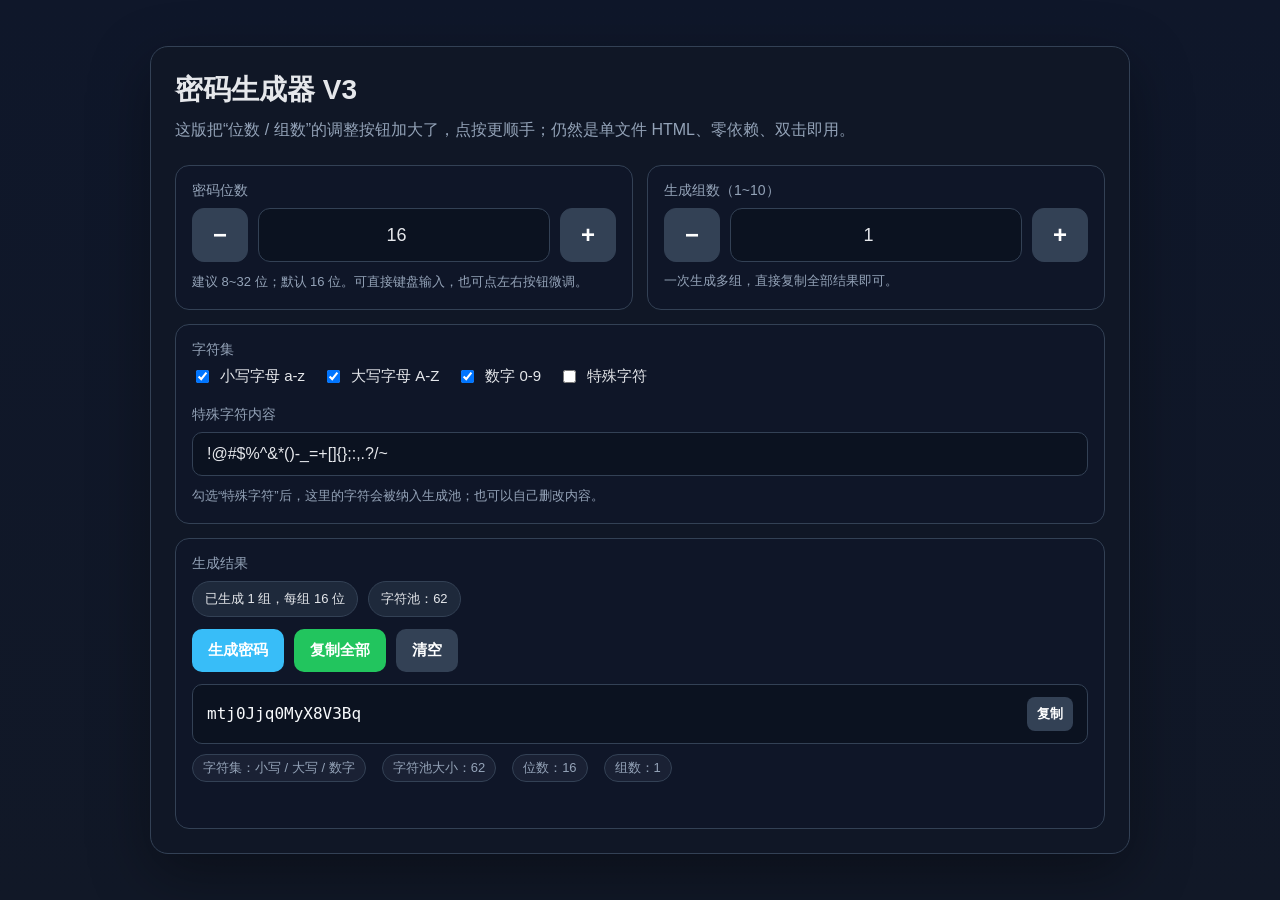
<file: historical_edition/password-generator_V3.html>
<!-- pw-generator_V3.html -->
<!doctype html>
<html lang="zh-CN">
<head>
  <meta charset="UTF-8" />
  <meta name="viewport" content="width=device-width, initial-scale=1.0" />
  <title>密码生成器 V3</title>
  <style>
    :root{
      --bg:#0f172a;
      --panel:#111827;
      --text:#e5e7eb;
      --muted:#94a3b8;
      --border:#334155;
      --accent:#38bdf8;
      --accent2:#22c55e;
      --danger:#ef4444;
      --chip:#1e293b;
      --btn:#334155;
    }
    *{box-sizing:border-box}
    body{
      margin:0;
      min-height:100vh;
      padding:24px;
      font-family:-apple-system,BlinkMacSystemFont,"Segoe UI",Roboto,"PingFang SC","Microsoft YaHei",sans-serif;
      background:linear-gradient(180deg,#0f172a 0%,#111827 100%);
      color:var(--text);
      display:grid;
      place-items:center;
    }
    .card{
      width:min(980px,100%);
      background:rgba(17,24,39,.92);
      border:1px solid var(--border);
      border-radius:18px;
      padding:24px;
      box-shadow:0 20px 60px rgba(0,0,0,.35);
      backdrop-filter:blur(10px);
    }
    h1{margin:0 0 8px;font-size:28px}
    .sub{margin:0 0 22px;color:var(--muted);line-height:1.6}
    .grid{
      display:grid;
      grid-template-columns:repeat(12,1fr);
      gap:14px;
    }
    .panel{
      grid-column:span 12;
      border:1px solid var(--border);
      border-radius:14px;
      padding:16px;
      background:rgba(15,23,42,.55);
    }
    @media (min-width: 860px){
      .half{grid-column:span 6}
    }

    label{
      display:block;
      font-size:14px;
      color:var(--muted);
      margin-bottom:8px;
    }

    .stepper{
      display:flex;
      align-items:stretch;
      gap:10px;
    }
    .stepper input{
      flex:1;
      min-width:0;
      border:1px solid var(--border);
      background:#0b1220;
      color:var(--text);
      border-radius:12px;
      padding:14px 14px;
      outline:none;
      font-size:18px;
      text-align:center;
    }
    .stepper input:focus{
      border-color:var(--accent);
      box-shadow:0 0 0 3px rgba(56,189,248,.15);
    }
    .stepper-btn{
      width:56px;
      min-width:56px;
      border:1px solid var(--border);
      border-radius:12px;
      background:var(--btn);
      color:white;
      font-size:24px;
      font-weight:700;
      cursor:pointer;
      user-select:none;
      transition:transform .08s ease, opacity .2s ease, background .2s ease;
    }
    .stepper-btn:hover{opacity:.92}
    .stepper-btn:active{transform:translateY(1px)}
    .stepper-btn:focus{
      outline:none;
      border-color:var(--accent);
      box-shadow:0 0 0 3px rgba(56,189,248,.15);
    }

    .checks{
      display:flex;
      flex-wrap:wrap;
      gap:12px 18px;
    }
    .check{
      display:inline-flex;
      align-items:center;
      gap:8px;
      user-select:none;
      color:var(--text);
      font-size:15px;
    }

    input[type="text"], textarea{
      width:100%;
      border:1px solid var(--border);
      background:#0b1220;
      color:var(--text);
      border-radius:10px;
      padding:12px 14px;
      outline:none;
      font-size:16px;
    }
    input[type="text"]:focus, textarea:focus{
      border-color:var(--accent);
      box-shadow:0 0 0 3px rgba(56,189,248,.15);
    }
    textarea{
      min-height:240px;
      resize:vertical;
      line-height:1.6;
      font-family:ui-monospace,SFMono-Regular,Menlo,Consolas,monospace;
    }
    .hint{
      margin-top:10px;
      font-size:13px;
      color:var(--muted);
      line-height:1.6;
    }
    .actions{
      display:flex;
      flex-wrap:wrap;
      gap:12px;
      margin-top:14px;
    }
    button{
      appearance:none;
      border:0;
      border-radius:10px;
      padding:12px 16px;
      font-size:15px;
      font-weight:600;
      cursor:pointer;
      color:white;
      background:var(--accent);
      transition:transform .08s ease, opacity .2s ease;
    }
    button:hover{opacity:.92}
    button:active{transform:translateY(1px)}
    .secondary{background:#334155}
    .success{background:var(--accent2)}
    .danger{background:var(--danger)}
    .error{
      color:#fca5a5;
      margin-top:10px;
      min-height:20px;
      font-size:14px;
    }
    .stats{
      margin-top:10px;
      color:var(--muted);
      font-size:13px;
      display:flex;
      flex-wrap:wrap;
      gap:10px 16px;
    }
    .badge{
      border:1px solid var(--border);
      border-radius:999px;
      padding:4px 10px;
      background:rgba(148,163,184,.08);
    }
    .output-list{
      display:grid;
      gap:10px;
      margin-top:12px;
    }
    .out-item{
      display:flex;
      gap:10px;
      align-items:center;
      padding:12px 14px;
      border:1px solid var(--border);
      border-radius:10px;
      background:#0b1220;
      overflow:hidden;
    }
    .pw{
      flex:1;
      font-family:ui-monospace,SFMono-Regular,Menlo,Consolas,monospace;
      word-break:break-all;
      white-space:pre-wrap;
      line-height:1.5;
      color:#f8fafc;
    }
    .mini{
      padding:8px 10px;
      font-size:13px;
      border-radius:8px;
      background:#334155;
      flex:0 0 auto;
    }
    .toolbar{
      display:flex;
      gap:10px;
      flex-wrap:wrap;
      margin-top:12px;
    }
    .chip{
      display:inline-flex;
      align-items:center;
      gap:8px;
      padding:8px 12px;
      border-radius:999px;
      background:var(--chip);
      border:1px solid var(--border);
      color:var(--text);
      font-size:13px;
      user-select:none;
    }
    .inline{
      display:flex;
      gap:10px;
      flex-wrap:wrap;
      align-items:center;
    }
    .count-help{
      margin-top:10px;
      color:var(--muted);
      font-size:13px;
    }
  </style>
</head>
<body>
  <main class="card">
    <h1>密码生成器 V3</h1>
    <p class="sub">
      这版把“位数 / 组数”的调整按钮加大了，点按更顺手；仍然是单文件 HTML、零依赖、双击即用。
    </p>

    <div class="grid">
      <section class="panel half">
        <label for="length">密码位数</label>
        <div class="stepper">
          <button class="stepper-btn" id="lengthDown" type="button" aria-label="减少位数">−</button>
          <input id="length" type="number" min="1" max="256" value="16" inputmode="numeric" />
          <button class="stepper-btn" id="lengthUp" type="button" aria-label="增加位数">+</button>
        </div>
        <div class="hint">建议 8~32 位；默认 16 位。可直接键盘输入，也可点左右按钮微调。</div>
      </section>

      <section class="panel half">
        <label for="count">生成组数（1~10）</label>
        <div class="stepper">
          <button class="stepper-btn" id="countDown" type="button" aria-label="减少组数">−</button>
          <input id="count" type="number" min="1" max="10" value="1" inputmode="numeric" />
          <button class="stepper-btn" id="countUp" type="button" aria-label="增加组数">+</button>
        </div>
        <div class="count-help">一次生成多组，直接复制全部结果即可。</div>
      </section>

      <section class="panel">
        <label>字符集</label>
        <div class="checks">
          <label class="check"><input id="lower" type="checkbox" checked /> 小写字母 a-z</label>
          <label class="check"><input id="upper" type="checkbox" checked /> 大写字母 A-Z</label>
          <label class="check"><input id="digits" type="checkbox" checked /> 数字 0-9</label>
          <label class="check"><input id="special" type="checkbox" /> 特殊字符</label>
        </div>

        <div style="height:12px"></div>

        <label for="specialChars">特殊字符内容</label>
        <input id="specialChars" type="text" value="!@#$%^&*()-_=+[]{};:,.?/~" disabled />
        <div class="hint">勾选“特殊字符”后，这里的字符会被纳入生成池；也可以自己删改内容。</div>
      </section>

      <section class="panel">
        <label>生成结果</label>
        <div class="inline">
          <div class="chip" id="summaryChip">等待生成</div>
          <div class="chip" id="poolChip">字符池：0</div>
        </div>

        <div class="toolbar">
          <button id="generate">生成密码</button>
          <button id="copyAll" class="success">复制全部</button>
          <button id="clear" class="secondary">清空</button>
        </div>

        <div id="output" class="output-list"></div>
        <div class="stats" id="stats"></div>
        <div class="error" id="error"></div>
      </section>
    </div>
  </main>

  <script>
    const $ = (id) => document.getElementById(id);

    const LOWER = "abcdefghijklmnopqrstuvwxyz";
    const UPPER = "ABCDEFGHIJKLMNOPQRSTUVWXYZ";
    const DIGITS = "0123456789";

    const lengthEl = $("length");
    const countEl = $("count");
    const lowerEl = $("lower");
    const upperEl = $("upper");
    const digitsEl = $("digits");
    const specialEl = $("special");
    const specialCharsEl = $("specialChars");
    const outputEl = $("output");
    const errorEl = $("error");
    const statsEl = $("stats");
    const summaryChip = $("summaryChip");
    const poolChip = $("poolChip");

    const lengthDown = $("lengthDown");
    const lengthUp = $("lengthUp");
    const countDown = $("countDown");
    const countUp = $("countUp");

    function randomInt(maxExclusive) {
      const arr = new Uint32Array(1);
      const limit = Math.floor(0x100000000 / maxExclusive) * maxExclusive;
      let x;
      do {
        crypto.getRandomValues(arr);
        x = arr[0];
      } while (x >= limit);
      return x % maxExclusive;
    }

    function generatePassword(pool, length) {
      let out = "";
      for (let i = 0; i < length; i++) {
        out += pool[randomInt(pool.length)];
      }
      return out;
    }

    function clampInt(value, min, max, fallback) {
      const n = parseInt(value, 10);
      if (Number.isNaN(n)) return fallback;
      return Math.max(min, Math.min(max, n));
    }

    function setStepperValue(inputEl, delta, min, max) {
      const current = clampInt(inputEl.value, min, max, min);
      inputEl.value = Math.max(min, Math.min(max, current + delta));
      generate();
    }

    function buildPool() {
      let pool = "";
      const selected = [];

      if (lowerEl.checked) {
        pool += LOWER;
        selected.push("小写");
      }
      if (upperEl.checked) {
        pool += UPPER;
        selected.push("大写");
      }
      if (digitsEl.checked) {
        pool += DIGITS;
        selected.push("数字");
      }
      if (specialEl.checked) {
        const s = specialCharsEl.value;
        if (!s.length) throw new Error("你勾选了特殊字符，但字符内容为空。");
        pool += s;
        selected.push("特殊字符");
      }

      if (!pool.length) throw new Error("请至少选择一种字符集。");
      return { pool, selected };
    }

    function escapeHtml(str) {
      return str
        .replaceAll("&", "&amp;")
        .replaceAll("<", "&lt;")
        .replaceAll(">", "&gt;")
        .replaceAll('"', "&quot;");
    }

    function renderOutput(list) {
      outputEl.innerHTML = list.map((pw, idx) => `
        <div class="out-item">
          <div class="pw">${escapeHtml(pw)}</div>
          <button class="mini" data-copy="${idx}">复制</button>
        </div>
      `).join("");

      outputEl.querySelectorAll("[data-copy]").forEach(btn => {
        btn.addEventListener("click", async () => {
          const index = Number(btn.getAttribute("data-copy"));
          await navigator.clipboard.writeText(list[index]);
          errorEl.textContent = `已复制第 ${index + 1} 组密码。`;
          setTimeout(() => {
            if (errorEl.textContent === `已复制第 ${index + 1} 组密码。`) errorEl.textContent = "";
          }, 1200);
        });
      });
    }

    function renderStats(selected, poolLen, length, count) {
      statsEl.innerHTML = [
        `<span class="badge">字符集：${selected.join(" / ")}</span>`,
        `<span class="badge">字符池大小：${poolLen}</span>`,
        `<span class="badge">位数：${length}</span>`,
        `<span class="badge">组数：${count}</span>`,
      ].join("");
      poolChip.textContent = `字符池：${poolLen}`;
      summaryChip.textContent = `已生成 ${count} 组，每组 ${length} 位`;
    }

    function generate() {
      errorEl.textContent = "";

      const length = clampInt(lengthEl.value, 1, 256, 16);
      const count = clampInt(countEl.value, 1, 10, 1);

      lengthEl.value = length;
      countEl.value = count;

      try {
        const { pool, selected } = buildPool();
        const list = Array.from({ length: count }, () => generatePassword(pool, length));
        renderOutput(list);
        renderStats(selected, pool.length, length, count);
      } catch (err) {
        outputEl.innerHTML = "";
        statsEl.innerHTML = "";
        summaryChip.textContent = "生成失败";
        poolChip.textContent = "字符池：0";
        errorEl.textContent = err.message || String(err);
      }
    }

    async function copyAll() {
      const text = Array.from(outputEl.querySelectorAll(".pw"))
        .map(el => el.textContent)
        .filter(Boolean)
        .join("\n");

      if (!text) {
        errorEl.textContent = "没有可复制的内容。";
        return;
      }

      await navigator.clipboard.writeText(text);
      errorEl.textContent = "已复制全部结果到剪贴板。";
      setTimeout(() => {
        if (errorEl.textContent === "已复制全部结果到剪贴板。") errorEl.textContent = "";
      }, 1200);
    }

    function toggleSpecial() {
      specialCharsEl.disabled = !specialEl.checked;
      generate();
    }

    $("generate").addEventListener("click", generate);
    $("copyAll").addEventListener("click", copyAll);
    $("clear").addEventListener("click", () => {
      outputEl.innerHTML = "";
      statsEl.innerHTML = "";
      errorEl.textContent = "";
      summaryChip.textContent = "等待生成";
      poolChip.textContent = "字符池：0";
    });

    lengthDown.addEventListener("click", () => setStepperValue(lengthEl, -1, 1, 256));
    lengthUp.addEventListener("click", () => setStepperValue(lengthEl, 1, 1, 256));
    countDown.addEventListener("click", () => setStepperValue(countEl, -1, 1, 10));
    countUp.addEventListener("click", () => setStepperValue(countEl, 1, 1, 10));

    [lengthEl, countEl].forEach((el) => {
      el.addEventListener("input", generate);
      el.addEventListener("change", generate);
      el.addEventListener("blur", generate);
    });

    [lowerEl, upperEl, digitsEl, specialEl, specialCharsEl].forEach((el) => {
      el.addEventListener("input", () => {
        if (el === specialEl) toggleSpecial();
        else generate();
      });
      el.addEventListener("change", () => {
        if (el === specialEl) toggleSpecial();
        else generate();
      });
    });

    generate();
  </script>
</body>
</html>
</file>
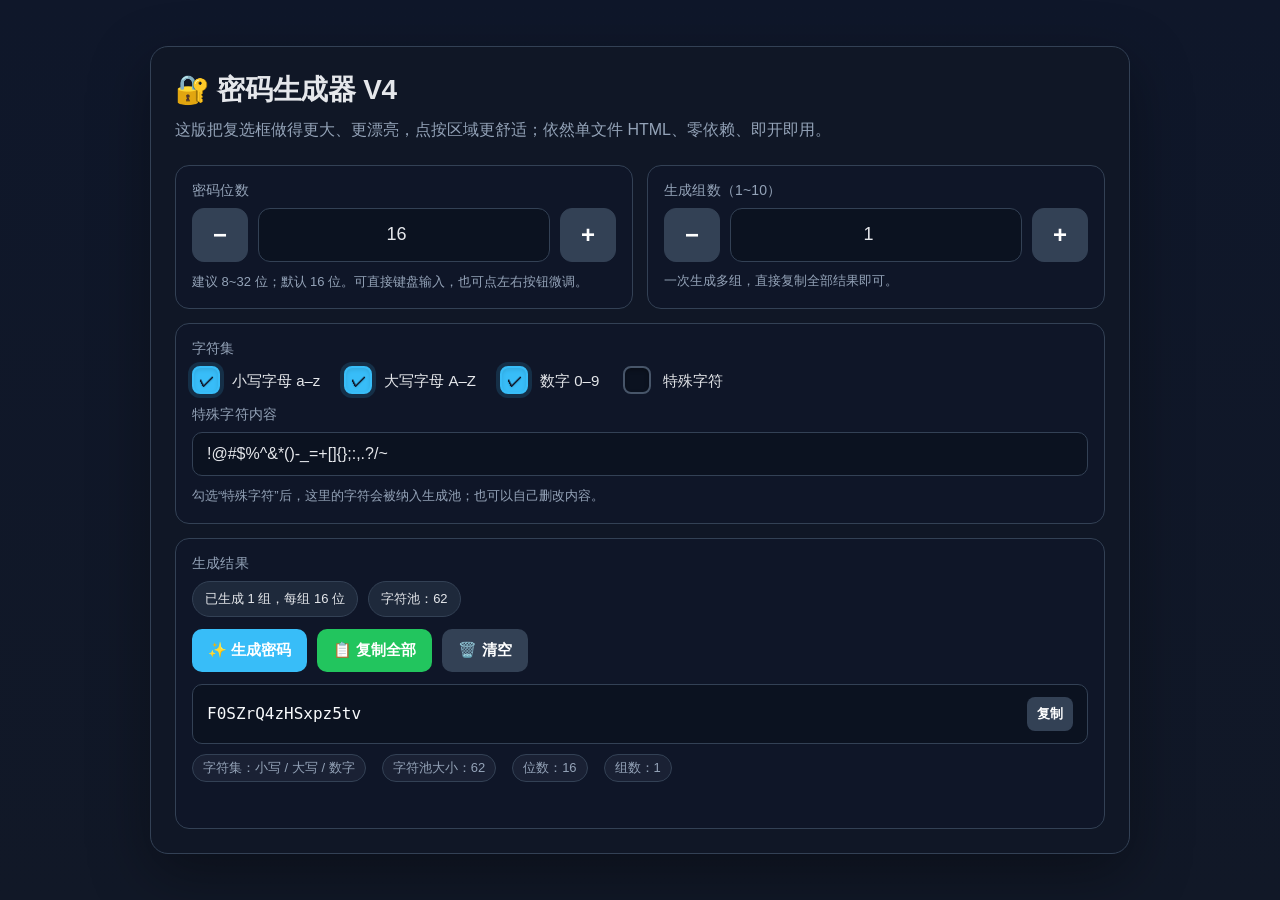
<file: historical_edition/password-generator_V4.html>
<!doctype html>
<html lang="zh-CN">
<head>
    <meta charset="UTF-8" />
    <meta name="viewport" content="width=device-width, initial-scale=1.0" />
    <title>密码生成器 V4</title>
    <style>
        /* ===== 全局变量 ===== */
        :root {
            --bg: #0f172a;
            --panel: #111827;
            --text: #e5e7eb;
            --muted: #94a3b8;
            --border: #334155;
            --accent: #38bdf8;
            --accent2: #22c55e;
            --danger: #ef4444;
            --chip: #1e293b;
            --btn: #334155;
            --radius: 14px;
            --shadow: 0 20px 60px rgba(0, 0, 0, .35);

            /* 复选框专用 */
            --cb-size: 28px;
            --cb-radius: 8px;
            --cb-bg: #0b1220;
            --cb-border: #475569;
            --cb-checked-bg: var(--accent);
            --cb-checked-border: var(--accent);
            --cb-hover-border: #60a5fa;
            --cb-focus-ring: rgba(56, 189, 248, .35);
            --cb-check-mark: #0f172a;
        }

        * {
            box-sizing: border-box;
        }

        body {
            margin: 0;
            min-height: 100vh;
            padding: 24px;
            font-family: -apple-system, BlinkMacSystemFont, "Segoe UI", Roboto, "PingFang SC", "Microsoft YaHei", sans-serif;
            background: linear-gradient(180deg, #0f172a 0%, #111827 100%);
            color: var(--text);
            display: grid;
            place-items: center;
        }

        .card {
            width: min(980px, 100%);
            background: rgba(17, 24, 39, .92);
            border: 1px solid var(--border);
            border-radius: 18px;
            padding: 24px;
            box-shadow: var(--shadow);
            backdrop-filter: blur(10px);
        }

        h1 {
            margin: 0 0 8px;
            font-size: 28px;
            letter-spacing: -.3px;
        }

        .sub {
            margin: 0 0 22px;
            color: var(--muted);
            line-height: 1.6;
        }

        .grid {
            display: grid;
            grid-template-columns: repeat(12, 1fr);
            gap: 14px;
        }

        .panel {
            grid-column: span 12;
            border: 1px solid var(--border);
            border-radius: var(--radius);
            padding: 16px;
            background: rgba(15, 23, 42, .55);
        }

        @media (min-width: 860px) {
            .half {
                grid-column: span 6;
            }
        }

        /* ===== 标签 ===== */
        .panel-label {
            display: block;
            font-size: 14px;
            font-weight: 500;
            color: var(--muted);
            margin-bottom: 8px;
            letter-spacing: .2px;
        }

        /* ===== 步进器 ===== */
        .stepper {
            display: flex;
            align-items: stretch;
            gap: 10px;
        }

        .stepper input {
            flex: 1;
            min-width: 0;
            border: 1px solid var(--border);
            background: #0b1220;
            color: var(--text);
            border-radius: 12px;
            padding: 14px 14px;
            outline: none;
            font-size: 18px;
            text-align: center;
            transition: border-color .2s, box-shadow .2s;
        }

        .stepper input:focus {
            border-color: var(--accent);
            box-shadow: 0 0 0 3px rgba(56, 189, 248, .15);
        }

        .stepper-btn {
            width: 56px;
            min-width: 56px;
            border: 1px solid var(--border);
            border-radius: 12px;
            background: var(--btn);
            color: white;
            font-size: 24px;
            font-weight: 700;
            cursor: pointer;
            user-select: none;
            transition: transform .08s ease, opacity .2s ease, background .2s ease, border-color .2s;
        }

        .stepper-btn:hover {
            opacity: .92;
            background: #3b4a5f;
        }

        .stepper-btn:active {
            transform: translateY(1px);
        }

        .stepper-btn:focus-visible {
            outline: none;
            border-color: var(--accent);
            box-shadow: 0 0 0 3px rgba(56, 189, 248, .15);
        }

        .hint {
            margin-top: 10px;
            font-size: 13px;
            color: var(--muted);
            line-height: 1.6;
        }

        .count-help {
            margin-top: 10px;
            color: var(--muted);
            font-size: 13px;
        }

        /* ===== ✅ 自定义复选框 ===== */
        .checks {
            display: flex;
            flex-wrap: wrap;
            gap: 14px 24px;
        }

        .check {
            display: inline-flex;
            align-items: center;
            gap: 12px;
            user-select: none;
            color: var(--text);
            font-size: 15px;
            cursor: pointer;
            /* 让整个 label 可点击 */
            transition: color .2s;
        }

        .check:hover .cb__control {
            border-color: var(--cb-hover-border);
        }

        .check:hover .cb__label {
            color: #f1f5f9;
        }

        /* 隐藏原生 checkbox */
        .check input[type="checkbox"] {
            position: absolute;
            opacity: 0;
            width: 0;
            height: 0;
            pointer-events: none;
        }

        /* 自定义盒子 */
        .cb__control {
            flex: 0 0 var(--cb-size);
            width: var(--cb-size);
            height: var(--cb-size);
            border: 2px solid var(--cb-border);
            border-radius: var(--cb-radius);
            background: var(--cb-bg);
            display: grid;
            place-items: center;
            transition: all .18s cubic-bezier(.34, 1.56, .64, 1);
            position: relative;
            box-shadow: inset 0 2px 4px rgba(0, 0, 0, .3);
        }

        /* 对勾 — 默认隐藏 */
        .cb__control .cb__checkmark {
            opacity: 0;
            transform: scale(0.6) rotate(-10deg);
            transition: all .18s cubic-bezier(.34, 1.56, .64, 1);
            color: var(--cb-check-mark);
            font-size: calc(var(--cb-size) * .55);
            font-weight: 700;
            line-height: 1;
            text-shadow: 0 1px 2px rgba(0, 0, 0, .1);
            pointer-events: none;
        }

        /* 选中状态 */
        .check input[type="checkbox"]:checked+.cb__control {
            background: var(--cb-checked-bg);
            border-color: var(--cb-checked-border);
            box-shadow: 0 0 0 4px rgba(56, 189, 248, .15), inset 0 2px 4px rgba(0, 0, 0, .1);
        }

        .check input[type="checkbox"]:checked+.cb__control .cb__checkmark {
            opacity: 1;
            transform: scale(1) rotate(0deg);
        }

        /* 聚焦环 */
        .check input[type="checkbox"]:focus-visible+.cb__control {
            outline: 2px solid var(--accent);
            outline-offset: 3px;
        }

        /* 禁用状态（特殊字符） */
        .check input[type="checkbox"]:disabled+.cb__control {
            opacity: .5;
            cursor: not-allowed;
            filter: grayscale(.4);
        }

        .check input[type="checkbox"]:disabled~.cb__label {
            opacity: .5;
            cursor: not-allowed;
        }

        /* 标签文字 */
        .cb__label {
            transition: color .2s;
            line-height: 1.3;
        }

        /* ===== 输入框 & 文本域 ===== */
        input[type="text"],
        textarea {
            width: 100%;
            border: 1px solid var(--border);
            background: #0b1220;
            color: var(--text);
            border-radius: 10px;
            padding: 12px 14px;
            outline: none;
            font-size: 16px;
            transition: border-color .2s, box-shadow .2s;
        }

        input[type="text"]:focus,
        textarea:focus {
            border-color: var(--accent);
            box-shadow: 0 0 0 3px rgba(56, 189, 248, .15);
        }

        textarea {
            min-height: 240px;
            resize: vertical;
            line-height: 1.6;
            font-family: ui-monospace, SFMono-Regular, Menlo, Consolas, monospace;
        }

        .actions {
            display: flex;
            flex-wrap: wrap;
            gap: 12px;
            margin-top: 14px;
        }

        button {
            appearance: none;
            border: 0;
            border-radius: 10px;
            padding: 12px 16px;
            font-size: 15px;
            font-weight: 600;
            cursor: pointer;
            color: white;
            background: var(--accent);
            transition: transform .08s ease, opacity .2s ease, background .2s;
        }

        button:hover {
            opacity: .92;
        }

        button:active {
            transform: translateY(1px);
        }

        button:focus-visible {
            outline: 2px solid var(--accent);
            outline-offset: 3px;
        }

        .secondary {
            background: #334155;
        }
        .secondary:hover {
            background: #475569;
        }
        .success {
            background: var(--accent2);
        }
        .success:hover {
            background: #2dd4bf;
        }
        .danger {
            background: var(--danger);
        }
        .danger:hover {
            background: #f87171;
        }

        .error {
            color: #fca5a5;
            margin-top: 10px;
            min-height: 20px;
            font-size: 14px;
        }

        .stats {
            margin-top: 10px;
            color: var(--muted);
            font-size: 13px;
            display: flex;
            flex-wrap: wrap;
            gap: 10px 16px;
        }

        .badge {
            border: 1px solid var(--border);
            border-radius: 999px;
            padding: 4px 10px;
            background: rgba(148, 163, 184, .08);
        }

        .output-list {
            display: grid;
            gap: 10px;
            margin-top: 12px;
        }

        .out-item {
            display: flex;
            gap: 10px;
            align-items: center;
            padding: 12px 14px;
            border: 1px solid var(--border);
            border-radius: 10px;
            background: #0b1220;
            overflow: hidden;
        }

        .pw {
            flex: 1;
            font-family: ui-monospace, SFMono-Regular, Menlo, Consolas, monospace;
            word-break: break-all;
            white-space: pre-wrap;
            line-height: 1.5;
            color: #f8fafc;
        }

        .mini {
            padding: 8px 10px;
            font-size: 13px;
            border-radius: 8px;
            background: #334155;
            flex: 0 0 auto;
            border: 0;
            color: white;
            cursor: pointer;
            transition: background .2s, transform .08s;
        }

        .mini:hover {
            background: #475569;
        }
        .mini:active {
            transform: translateY(1px);
        }

        .toolbar {
            display: flex;
            gap: 10px;
            flex-wrap: wrap;
            margin-top: 12px;
        }

        .chip {
            display: inline-flex;
            align-items: center;
            gap: 8px;
            padding: 8px 12px;
            border-radius: 999px;
            background: var(--chip);
            border: 1px solid var(--border);
            color: var(--text);
            font-size: 13px;
            user-select: none;
        }

        .inline {
            display: flex;
            gap: 10px;
            flex-wrap: wrap;
            align-items: center;
        }

        /* ===== 响应式微调 ===== */
        @media (max-width: 600px) {
            :root {
                --cb-size: 26px;
                --cb-radius: 7px;
            }
            .card {
                padding: 16px;
            }
            .checks {
                gap: 10px 16px;
            }
            .check {
                font-size: 14px;
                gap: 10px;
            }
            .stepper-btn {
                width: 48px;
                min-width: 48px;
                font-size: 20px;
            }
            .stepper input {
                font-size: 16px;
                padding: 12px 10px;
            }
        }

        @media (max-width: 400px) {
            :root {
                --cb-size: 24px;
                --cb-radius: 6px;
            }
            .check {
                font-size: 13px;
                gap: 8px;
            }
            .cb__control .cb__checkmark {
                font-size: calc(var(--cb-size) * .5);
            }
        }
    </style>
</head>
<body>
    <main class="card">
        <h1>🔐 密码生成器 V4</h1>
        <p class="sub">
            这版把复选框做得更大、更漂亮，点按区域更舒适；依然单文件 HTML、零依赖、即开即用。
        </p>

        <div class="grid">
            <!-- 位数 -->
            <section class="panel half">
                <label class="panel-label" for="length">密码位数</label>
                <div class="stepper">
                    <button class="stepper-btn" id="lengthDown" type="button" aria-label="减少位数">−</button>
                    <input id="length" type="number" min="1" max="256" value="16" inputmode="numeric" />
                    <button class="stepper-btn" id="lengthUp" type="button" aria-label="增加位数">+</button>
                </div>
                <div class="hint">建议 8~32 位；默认 16 位。可直接键盘输入，也可点左右按钮微调。</div>
            </section>

            <!-- 组数 -->
            <section class="panel half">
                <label class="panel-label" for="count">生成组数（1~10）</label>
                <div class="stepper">
                    <button class="stepper-btn" id="countDown" type="button" aria-label="减少组数">−</button>
                    <input id="count" type="number" min="1" max="10" value="1" inputmode="numeric" />
                    <button class="stepper-btn" id="countUp" type="button" aria-label="增加组数">+</button>
                </div>
                <div class="count-help">一次生成多组，直接复制全部结果即可。</div>
            </section>

            <!-- 字符集 — 全新复选框 -->
            <section class="panel">
                <label class="panel-label">字符集</label>
                <div class="checks">
                    <!-- 小写 -->
                    <label class="check">
                        <input id="lower" type="checkbox" checked />
                        <span class="cb__control">
                            <span class="cb__checkmark">✓</span>
                        </span>
                        <span class="cb__label">小写字母 a–z</span>
                    </label>

                    <!-- 大写 -->
                    <label class="check">
                        <input id="upper" type="checkbox" checked />
                        <span class="cb__control">
                            <span class="cb__checkmark">✓</span>
                        </span>
                        <span class="cb__label">大写字母 A–Z</span>
                    </label>

                    <!-- 数字 -->
                    <label class="check">
                        <input id="digits" type="checkbox" checked />
                        <span class="cb__control">
                            <span class="cb__checkmark">✓</span>
                        </span>
                        <span class="cb__label">数字 0–9</span>
                    </label>

                    <!-- 特殊字符 -->
                    <label class="check">
                        <input id="special" type="checkbox" />
                        <span class="cb__control">
                            <span class="cb__checkmark">✓</span>
                        </span>
                        <span class="cb__label">特殊字符</span>
                    </label>
                </div>

                <div style="height:12px"></div>

                <label class="panel-label" for="specialChars">特殊字符内容</label>
                <input id="specialChars" type="text" value="!@#$%^&amp;*()-_=+[]{};:,.?/~" disabled />
                <div class="hint">勾选“特殊字符”后，这里的字符会被纳入生成池；也可以自己删改内容。</div>
            </section>

            <!-- 结果 -->
            <section class="panel">
                <label class="panel-label">生成结果</label>
                <div class="inline">
                    <div class="chip" id="summaryChip">等待生成</div>
                    <div class="chip" id="poolChip">字符池：0</div>
                </div>

                <div class="toolbar">
                    <button id="generate">✨ 生成密码</button>
                    <button id="copyAll" class="success">📋 复制全部</button>
                    <button id="clear" class="secondary">🗑️ 清空</button>
                </div>

                <div id="output" class="output-list"></div>
                <div class="stats" id="stats"></div>
                <div class="error" id="error"></div>
            </section>
        </div>
    </main>

    <script>
        // ===== DOM 引用 =====
        const $ = (id) => document.getElementById(id);

        const LOWER = "abcdefghijklmnopqrstuvwxyz";
        const UPPER = "ABCDEFGHIJKLMNOPQRSTUVWXYZ";
        const DIGITS = "0123456789";

        const lengthEl = $("length");
        const countEl = $("count");
        const lowerEl = $("lower");
        const upperEl = $("upper");
        const digitsEl = $("digits");
        const specialEl = $("special");
        const specialCharsEl = $("specialChars");
        const outputEl = $("output");
        const errorEl = $("error");
        const statsEl = $("stats");
        const summaryChip = $("summaryChip");
        const poolChip = $("poolChip");

        const lengthDown = $("lengthDown");
        const lengthUp = $("lengthUp");
        const countDown = $("countDown");
        const countUp = $("countUp");

        // ===== 加密安全的随机整数 =====
        function randomInt(maxExclusive) {
            const arr = new Uint32Array(1);
            const limit = Math.floor(0x100000000 / maxExclusive) * maxExclusive;
            let x;
            do {
                crypto.getRandomValues(arr);
                x = arr[0];
            } while (x >= limit);
            return x % maxExclusive;
        }

        // ===== 生成密码 =====
        function generatePassword(pool, length) {
            let out = "";
            for (let i = 0; i < length; i++) {
                out += pool[randomInt(pool.length)];
            }
            return out;
        }

        // ===== 工具：钳制整数 =====
        function clampInt(value, min, max, fallback) {
            const n = parseInt(value, 10);
            if (Number.isNaN(n)) return fallback;
            return Math.max(min, Math.min(max, n));
        }

        function setStepperValue(inputEl, delta, min, max) {
            const current = clampInt(inputEl.value, min, max, min);
            inputEl.value = Math.max(min, Math.min(max, current + delta));
            generate();
        }

        // ===== 构建字符池 =====
        function buildPool() {
            let pool = "";
            const selected = [];

            if (lowerEl.checked) {
                pool += LOWER;
                selected.push("小写");
            }
            if (upperEl.checked) {
                pool += UPPER;
                selected.push("大写");
            }
            if (digitsEl.checked) {
                pool += DIGITS;
                selected.push("数字");
            }
            if (specialEl.checked) {
                const s = specialCharsEl.value;
                if (!s.length) throw new Error("你勾选了特殊字符，但字符内容为空。");
                pool += s;
                selected.push("特殊字符");
            }

            if (!pool.length) throw new Error("请至少选择一种字符集。");
            return { pool, selected };
        }

        // ===== 转义 HTML =====
        function escapeHtml(str) {
            return str
                .replaceAll("&", "&amp;")
                .replaceAll("<", "&lt;")
                .replaceAll(">", "&gt;")
                .replaceAll('"', "&quot;");
        }

        // ===== 渲染结果 =====
        function renderOutput(list) {
            outputEl.innerHTML = list.map((pw, idx) => `
                <div class="out-item">
                    <div class="pw">${escapeHtml(pw)}</div>
                    <button class="mini" data-copy="${idx}">复制</button>
                </div>
            `).join("");

            outputEl.querySelectorAll("[data-copy]").forEach(btn => {
                btn.addEventListener("click", async () => {
                    const index = Number(btn.getAttribute("data-copy"));
                    await navigator.clipboard.writeText(list[index]);
                    errorEl.textContent = `✅ 已复制第 ${index + 1} 组密码。`;
                    setTimeout(() => {
                        if (errorEl.textContent === `✅ 已复制第 ${index + 1} 组密码。`)
                            errorEl.textContent = "";
                    }, 1500);
                });
            });
        }

        function renderStats(selected, poolLen, length, count) {
            statsEl.innerHTML = [
                `<span class="badge">字符集：${selected.join(" / ")}</span>`,
                `<span class="badge">字符池大小：${poolLen}</span>`,
                `<span class="badge">位数：${length}</span>`,
                `<span class="badge">组数：${count}</span>`,
            ].join("");
            poolChip.textContent = `字符池：${poolLen}`;
            summaryChip.textContent = `已生成 ${count} 组，每组 ${length} 位`;
        }

        // ===== 核心生成逻辑 =====
        function generate() {
            errorEl.textContent = "";

            const length = clampInt(lengthEl.value, 1, 256, 16);
            const count = clampInt(countEl.value, 1, 10, 1);

            lengthEl.value = length;
            countEl.value = count;

            try {
                const { pool, selected } = buildPool();
                const list = Array.from({ length: count }, () => generatePassword(pool, length));
                renderOutput(list);
                renderStats(selected, pool.length, length, count);
            } catch (err) {
                outputEl.innerHTML = "";
                statsEl.innerHTML = "";
                summaryChip.textContent = "生成失败";
                poolChip.textContent = "字符池：0";
                errorEl.textContent = err.message || String(err);
            }
        }

        // ===== 复制全部 =====
        async function copyAll() {
            const text = Array.from(outputEl.querySelectorAll(".pw"))
                .map(el => el.textContent)
                .filter(Boolean)
                .join("\n");

            if (!text) {
                errorEl.textContent = "没有可复制的内容。";
                return;
            }

            await navigator.clipboard.writeText(text);
            errorEl.textContent = "📋 已复制全部结果到剪贴板。";
            setTimeout(() => {
                if (errorEl.textContent === "📋 已复制全部结果到剪贴板。")
                    errorEl.textContent = "";
            }, 1500);
        }

        // ===== 切换特殊字符禁用 =====
        function toggleSpecial() {
            specialCharsEl.disabled = !specialEl.checked;
            generate();
        }

        // ===== 绑定事件 =====
        $("generate").addEventListener("click", generate);
        $("copyAll").addEventListener("click", copyAll);
        $("clear").addEventListener("click", () => {
            outputEl.innerHTML = "";
            statsEl.innerHTML = "";
            errorEl.textContent = "";
            summaryChip.textContent = "等待生成";
            poolChip.textContent = "字符池：0";
        });

        lengthDown.addEventListener("click", () => setStepperValue(lengthEl, -1, 1, 256));
        lengthUp.addEventListener("click", () => setStepperValue(lengthEl, 1, 1, 256));
        countDown.addEventListener("click", () => setStepperValue(countEl, -1, 1, 10));
        countUp.addEventListener("click", () => setStepperValue(countEl, 1, 1, 10));

        [lengthEl, countEl].forEach((el) => {
            el.addEventListener("input", generate);
            el.addEventListener("change", generate);
            el.addEventListener("blur", generate);
        });

        [lowerEl, upperEl, digitsEl, specialEl, specialCharsEl].forEach((el) => {
            el.addEventListener("input", () => {
                if (el === specialEl) toggleSpecial();
                else generate();
            });
            el.addEventListener("change", () => {
                if (el === specialEl) toggleSpecial();
                else generate();
            });
        });

        // ===== 初始生成 =====
        generate();
    </script>
</body>
</html>
</file>
